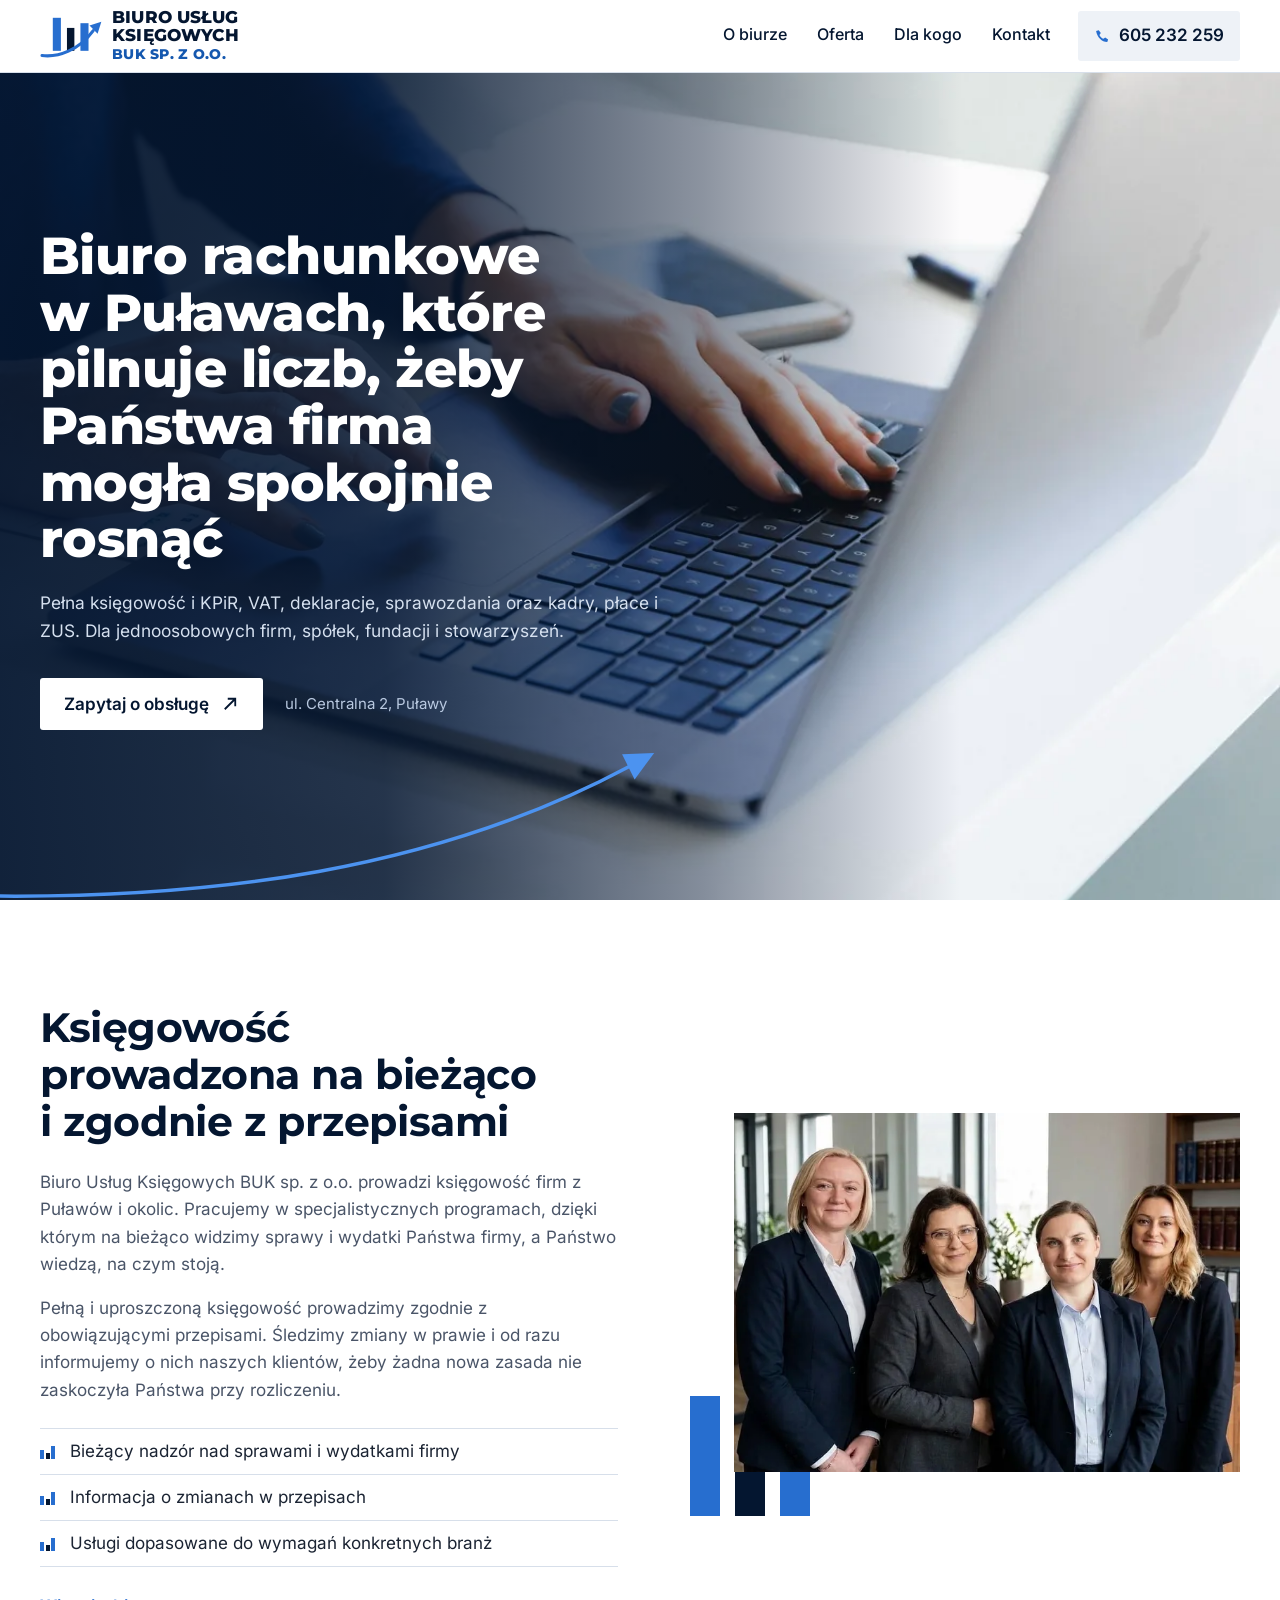
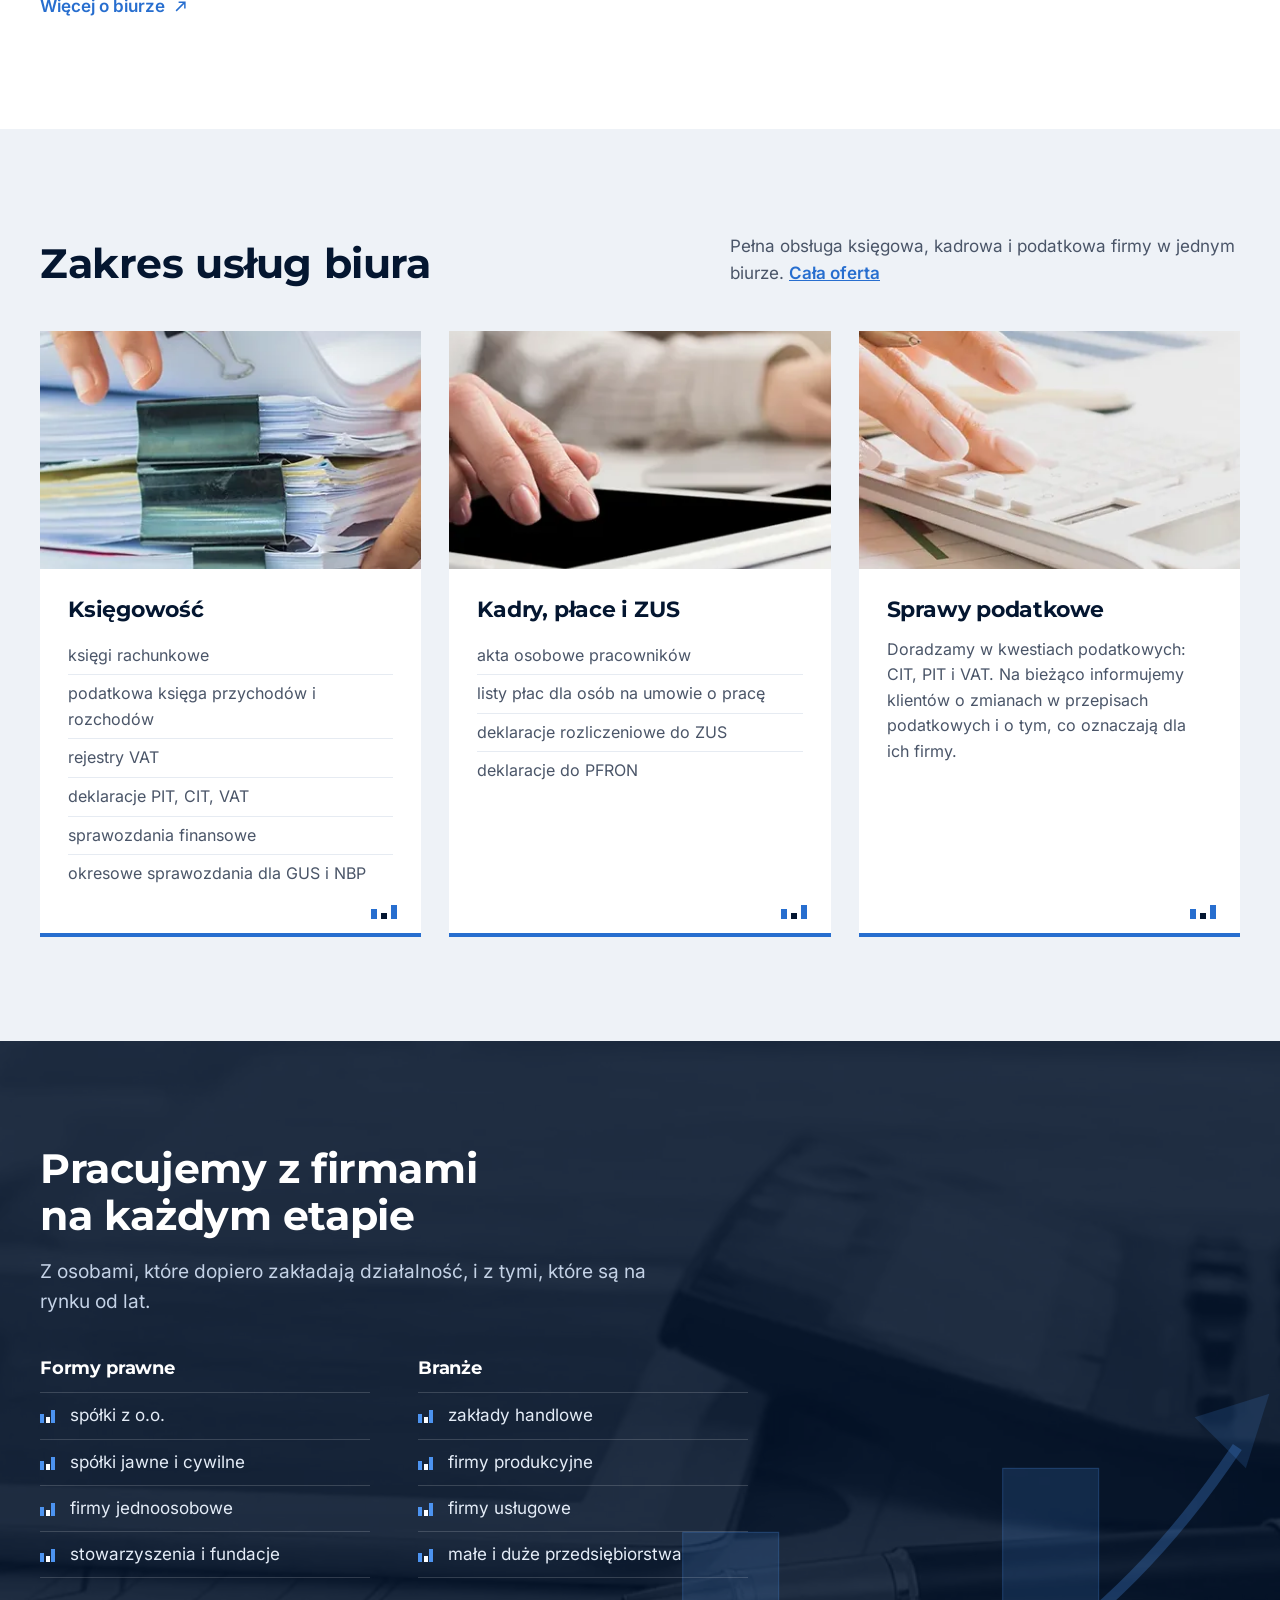
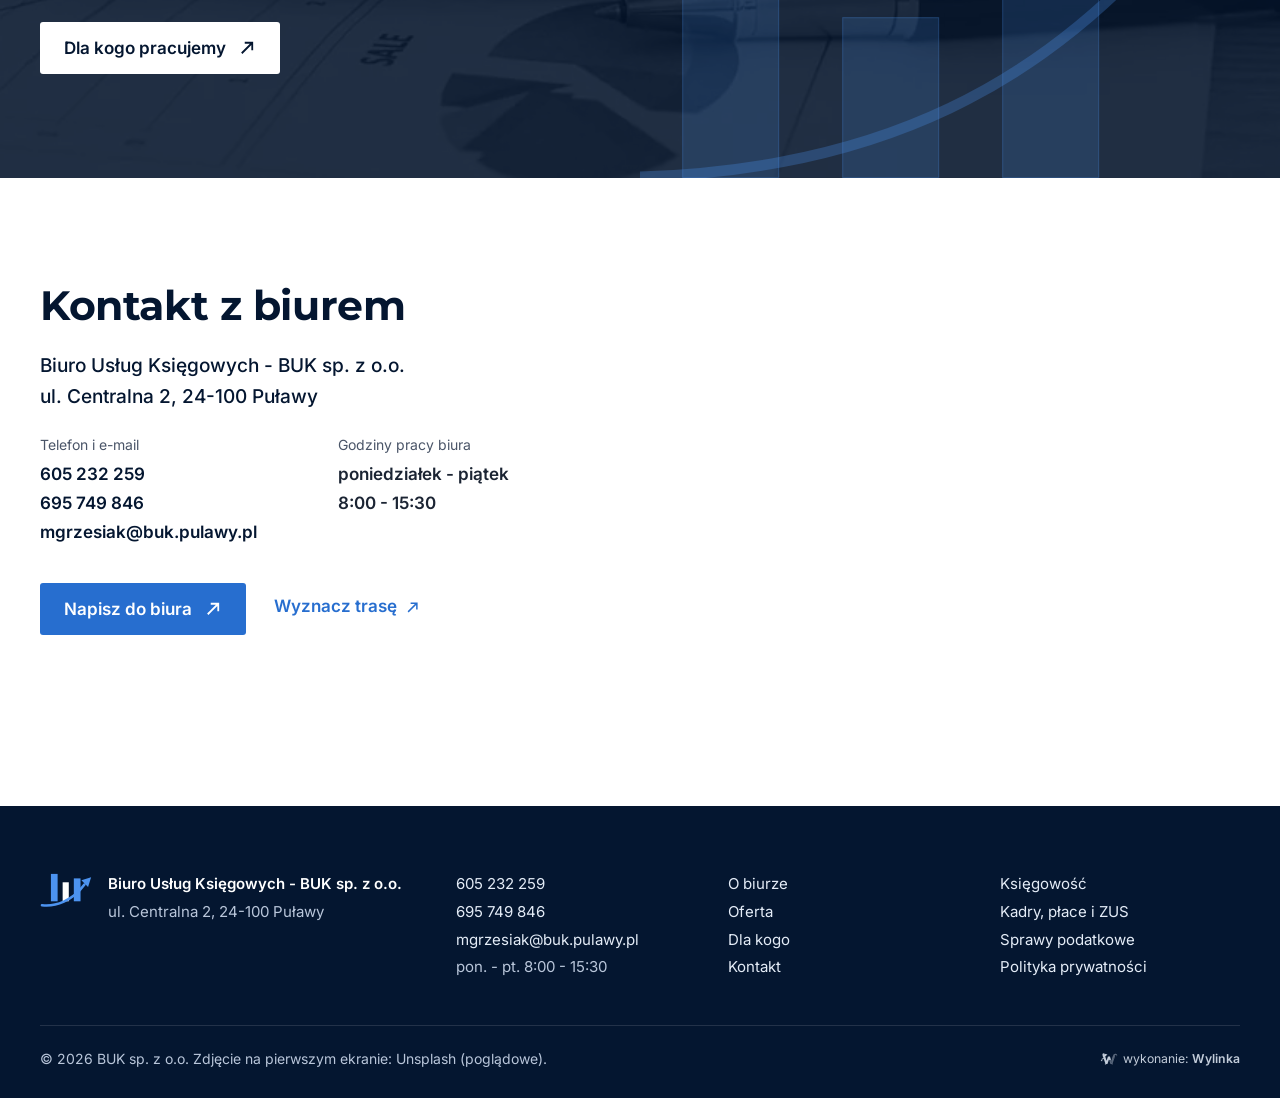
<file: index.html>
<!doctype html>
<html lang="pl">
<head>
<meta charset="utf-8">
<meta name="viewport" content="width=device-width,initial-scale=1,viewport-fit=cover">
<meta name="robots" content="noindex, nofollow" data-podglad>
<title>Biuro rachunkowe Puławy - BUK sp. z o.o. | księgowość, kadry i płace</title>
<meta name="description" content="Biuro rachunkowe BUK sp. z o.o. w Puławach, ul. Centralna 2: pełna księgowość, KPiR, VAT, deklaracje, sprawozdania, kadry, płace i ZUS.">
<meta name="theme-color" content="#041630">
<link rel="preload" href="fonts/montserrat-latin.woff2" as="font" type="font/woff2" crossorigin>
<link rel="preload" as="image" href="img/hero-tel.webp?v=4" media="(max-width:760px)">
<link rel="preload" as="image" href="img/hero-1600.webp?v=4" imagesrcset="img/hero-1000.webp?v=4 1000w, img/hero-1600.webp?v=4 1600w, img/hero-2400.webp?v=4 2400w" imagesizes="100vw" media="(min-width:761px)">
<link rel="icon" href="favicon.ico" sizes="48x48">
<link rel="icon" type="image/png" sizes="32x32" href="img/favicon-32.png">
<link rel="icon" type="image/png" sizes="192x192" href="img/favicon-192.png">
<link rel="apple-touch-icon" href="img/apple-touch-icon.png">
<link rel="stylesheet" href="style.css">
<style>.hero-foto img{object-position:60% 40%}@media (max-width:760px){.hero-foto img{object-position:50% 40%}}</style>
</head>
<body>
<a class="skip" href="#tresc">Przejdź do treści</a>

<header class="top" id="top">
  <div class="top-in">
    <a class="logo" href="./" aria-label="Biuro Usług Księgowych BUK sp. z o.o. - strona główna">
      <svg class="logo-znak" viewBox="0 0 92 68" aria-hidden="true"><rect x="19" y="7" width="12" height="49" fill="#276ECF"/><rect x="40" y="22" width="11" height="34" fill="#041630"/><rect x="60" y="15" width="12" height="41" fill="#276ECF"/><path d="M3 63C27 66 58 55 79 26" fill="none" stroke="#276ECF" stroke-width="4.6" stroke-linecap="round"/><path d="M91 13 73.5 18.5 85.5 30.5Z" fill="#276ECF"/></svg>
      <span class="logo-txt"><b>Biuro Usług<br>Księgowych</b><i>BUK sp.&nbsp;z&nbsp;o.o.</i></span>
    </a>
    <nav class="menu" id="menu" aria-label="Menu główne">
      <a href="o-biurze.html">O biurze</a>
      <a href="oferta.html">Oferta</a>
      <a href="dla-kogo.html">Dla kogo</a>
      <a href="kontakt.html">Kontakt</a>
      <a class="menu-tel" href="tel:+48605232259">605 232 259</a>
    </nav>
    <a class="top-tel" href="tel:+48605232259"><svg viewBox="0 0 20 20" aria-hidden="true"><path d="M5.6 2.5 8 5.9 6.4 8.1c.9 2 2.6 3.7 4.6 4.6l2.2-1.6 3.4 2.4-1 3.1C9.3 16.4 3.6 10.7 2.5 3.5z" fill="currentColor"/></svg><span>605 232 259</span></a>
    <button class="burger" id="burger" aria-label="Otwórz menu" aria-expanded="false" aria-controls="menu"><span></span><span></span><span></span></button>
  </div>
</header>

<main id="tresc">
<section class="hero" id="home">
  <picture class="hero-foto">
    <source media="(max-width:760px)" srcset="img/hero-tel.webp?v=4">
    <img src="img/hero-1600.webp?v=4" srcset="img/hero-1000.webp?v=4 1000w, img/hero-1600.webp?v=4 1600w, img/hero-2400.webp?v=4 2400w" sizes="100vw" alt="Dłonie kobiety przy laptopie na białym biurku" width="2400" height="1600" fetchpriority="high">
  </picture>
  <svg class="hero-luk" viewBox="0 0 1100 260" aria-hidden="true"><path d="M-10 255C300 258 620 220 902 69" fill="none" stroke="#4C93F0" stroke-width="5" stroke-linecap="round"/><path d="M937 50 909 88 891 52Z" fill="#4C93F0"/></svg>
  <div class="hero-in">
    <h1>Biuro rachunkowe w&nbsp;Puławach, które pilnuje liczb, żeby Państwa firma mogła spokojnie rosnąć</h1>
    <p class="lead">Pełna księgowość i KPiR, VAT, deklaracje, sprawozdania oraz kadry, płace i ZUS. Dla jednoosobowych firm, spółek, fundacji i stowarzyszeń.</p>
    <div class="hero-cta" data-mob>
      <a class="btn btn-jasny" href="kontakt.html#zapytanie">Zapytaj o obsługę<svg viewBox="0 0 24 24" aria-hidden="true"><path d="M5 19 19 5M9 5h10v10" fill="none" stroke="currentColor" stroke-width="2.4"/></svg></a>
      <span class="hero-adres">ul. Centralna 2, Puławy</span>
    </div>
  </div>
</section>

<section class="o-biurze">
  <div class="wrap o-siatka">
    <div class="o-tekst">
      <h2>Księgowość prowadzona na bieżąco i zgodnie z przepisami</h2>
      <p>Biuro Usług Księgowych BUK sp.&nbsp;z&nbsp;o.o. prowadzi księgowość firm z Puławów i okolic. Pracujemy w specjalistycznych programach, dzięki którym na bieżąco widzimy sprawy i wydatki Państwa firmy, a Państwo wiedzą, na czym stoją.</p>
      <p>Pełną i uproszczoną księgowość prowadzimy zgodnie z obowiązującymi przepisami. Śledzimy zmiany w prawie i od razu informujemy o nich naszych klientów, żeby żadna nowa zasada nie zaskoczyła Państwa przy rozliczeniu.</p>
      <ul class="slupki-lista">
        <li>Bieżący nadzór nad sprawami i wydatkami firmy</li>
        <li>Informacja o zmianach w przepisach</li>
        <li>Usługi dopasowane do wymagań konkretnych branż</li>
      </ul>
      <a class="dalej" href="o-biurze.html">Więcej o biurze<svg viewBox="0 0 24 24" aria-hidden="true"><path d="M5 19 19 5M9 5h10v10" fill="none" stroke="currentColor" stroke-width="2.4"/></svg></a>
    </div>
    <figure class="o-foto">
      <img class="o-zespol" src="img/zespol-buk.webp" srcset="img/zespol-buk-720.webp 720w, img/zespol-buk.webp 1039w" sizes="(max-width:900px) calc(100vw - 60px), 560px" alt="Zespół Biura Usług Księgowych BUK sp. z o.o. w Puławach" width="1039" height="737" loading="lazy">
      <svg class="o-slupki" viewBox="0 0 120 160" aria-hidden="true"><rect x="0" y="40" width="30" height="120" fill="#276ECF"/><rect x="45" y="80" width="30" height="80" fill="#041630"/><rect x="90" y="0" width="30" height="160" fill="#276ECF"/></svg>
    </figure>
  </div>
</section>

<section class="oferta">
  <div class="wrap">
    <div class="sekcja-gora">
      <h2>Zakres usług biura</h2>
      <p>Pełna obsługa księgowa, kadrowa i podatkowa firmy w jednym biurze. <a href="oferta.html">Cała oferta</a></p>
    </div>
    <div class="karty" id="karty" tabindex="0" aria-label="Usługi biura, przesuń w bok">
      <article class="karta">
        <div class="karta-foto"><img src="img/dokumenty.webp" alt="Dokumenty księgowe spięte klipsami" width="395" height="395" loading="lazy"></div>
        <div class="karta-in">
          <h3><a href="oferta.html#ksiegowosc">Księgowość</a></h3>
          <ul>
            <li>księgi rachunkowe</li>
            <li>podatkowa księga przychodów i rozchodów</li>
            <li>rejestry VAT</li>
            <li>deklaracje PIT, CIT, VAT</li>
            <li>sprawozdania finansowe</li>
            <li>okresowe sprawozdania dla GUS i NBP</li>
          </ul>
        </div>
        <span class="karta-wykres" aria-hidden="true"><i></i><i></i><i></i></span>
      </article>
      <article class="karta">
        <div class="karta-foto"><img src="img/tablet.webp" alt="Praca na tablecie i komputerze w biurze" width="395" height="395" loading="lazy"></div>
        <div class="karta-in">
          <h3><a href="oferta.html#kadry-i-place">Kadry, płace i ZUS</a></h3>
          <ul>
            <li>akta osobowe pracowników</li>
            <li>listy płac dla osób na umowie o pracę</li>
            <li>deklaracje rozliczeniowe do ZUS</li>
            <li>deklaracje do PFRON</li>
          </ul>
        </div>
        <span class="karta-wykres" aria-hidden="true"><i></i><i></i><i></i></span>
      </article>
      <article class="karta">
        <div class="karta-foto"><img src="img/kalkulator.webp" alt="Liczenie na kalkulatorze przy zestawieniu finansowym" width="391" height="391" loading="lazy"></div>
        <div class="karta-in">
          <h3><a href="oferta.html#podatki">Sprawy podatkowe</a></h3>
          <p>Doradzamy w kwestiach podatkowych: CIT, PIT i VAT. Na bieżąco informujemy klientów o zmianach w przepisach podatkowych i o tym, co oznaczają dla ich firmy.</p>
        </div>
        <span class="karta-wykres" aria-hidden="true"><i></i><i></i><i></i></span>
      </article>
    </div>
    <div class="karty-nav" aria-hidden="true"><button class="kn" data-k="-1" tabindex="-1">&#8592;</button><button class="kn" data-k="1" tabindex="-1">&#8594;</button></div>
  </div>
</section>

<section class="dla-kogo">
  <img class="dk-tlo" src="img/biurko.webp" alt="" width="1922" height="501" loading="lazy">
  <svg class="dk-wykres" viewBox="0 0 600 400" preserveAspectRatio="xMaxYMax meet" aria-hidden="true"><rect x="40" y="170" width="90" height="230"/><rect x="190" y="250" width="90" height="150"/><rect x="340" y="110" width="90" height="290"/><path d="M-40 400C200 400 400 330 560 90" fill="none" stroke-width="10"/><path d="M590 40 520 62 568 110Z"/></svg>
  <div class="wrap dk-in">
    <h2>Pracujemy z firmami na każdym etapie</h2>
    <p class="dk-lead">Z osobami, które dopiero zakładają działalność, i z tymi, które są na rynku od lat.</p>
    <div class="dk-kolumny">
      <div>
        <h3>Formy prawne</h3>
        <ul class="slupki-lista jasna">
          <li>spółki z o.o.</li>
          <li>spółki jawne i cywilne</li>
          <li>firmy jednoosobowe</li>
          <li>stowarzyszenia i fundacje</li>
        </ul>
      </div>
      <div>
        <h3>Branże</h3>
        <ul class="slupki-lista jasna">
          <li>zakłady handlowe</li>
          <li>firmy produkcyjne</li>
          <li>firmy usługowe</li>
          <li>małe i duże przedsiębiorstwa</li>
        </ul>
      </div>
    </div>
    <a class="btn btn-jasny" href="dla-kogo.html">Dla kogo pracujemy<svg viewBox="0 0 24 24" aria-hidden="true"><path d="M5 19 19 5M9 5h10v10" fill="none" stroke="currentColor" stroke-width="2.4"/></svg></a>
  </div>
</section>

<section class="kontakt-skrot">
  <div class="wrap ks-siatka">
    <div>
      <h2>Kontakt z biurem</h2>
      <p class="k-firma">Biuro Usług Księgowych - BUK sp.&nbsp;z&nbsp;o.o.<br>ul. Centralna 2, 24-100 Puławy</p>
      <dl class="k-lista">
        <div><dt>Telefon i e-mail</dt><dd><a href="tel:+48605232259">605 232 259</a><br><a href="tel:+48695749846">695 749 846</a><br><a href="mailto:mgrzesiak@buk.pulawy.pl">mgrzesiak@buk.pulawy.pl</a></dd></div>
        <div><dt>Godziny pracy biura</dt><dd>poniedziałek - piątek<br>8:00 - 15:30</dd></div>
      </dl>
      <div class="ks-akcje"><a class="btn" href="kontakt.html#zapytanie">Napisz do biura<svg viewBox="0 0 24 24" aria-hidden="true"><path d="M5 19 19 5M9 5h10v10" fill="none" stroke="currentColor" stroke-width="2.4"/></svg></a><a class="dalej" href="https://www.google.com/maps/dir/?api=1&amp;destination=ul.+Centralna+2,+24-100+Pu%C5%82awy" target="_blank" rel="noopener">Wyznacz trasę<svg viewBox="0 0 24 24" aria-hidden="true"><path d="M5 19 19 5M9 5h10v10" fill="none" stroke="currentColor" stroke-width="2.4"/></svg></a></div>
    </div>
    <div class="k-mapa">
      <iframe title="Mapa dojazdu: ul. Centralna 2, Puławy" src="https://www.google.com/maps?q=ul.+Centralna+2,+24-100+Pu%C5%82awy&amp;z=16&amp;output=embed" referrerpolicy="no-referrer-when-downgrade" allowfullscreen></iframe>
    </div>
  </div>
</section>
</main>
<script type="application/ld+json">{"@context":"https://schema.org","@type":"AccountingService","name":"Biuro Usług Księgowych - BUK sp. z o.o.","url":"https://buk.pulawy.pl/","logo":"https://buk.pulawy.pl/img/favicon-192.png","image":"https://buk.pulawy.pl/img/zespol-buk.webp","telephone":"+48 605 232 259","email":"mgrzesiak@buk.pulawy.pl","address":{"@type":"PostalAddress","streetAddress":"ul. Centralna 2","postalCode":"24-100","addressLocality":"Puławy","addressCountry":"PL"},"openingHoursSpecification":[{"@type":"OpeningHoursSpecification","dayOfWeek":["Monday","Tuesday","Wednesday","Thursday","Friday"],"opens":"08:00","closes":"15:30"}],"areaServed":"Puławy"}</script>

<footer class="stopka">
  <div class="wrap s-siatka">
    <div class="s-firma">
      <svg class="s-znak" viewBox="0 0 92 68" aria-hidden="true"><rect x="19" y="7" width="12" height="49" fill="#4C93F0"/><rect x="40" y="22" width="11" height="34" fill="#fff"/><rect x="60" y="15" width="12" height="41" fill="#4C93F0"/><path d="M3 63C27 66 58 55 79 26" fill="none" stroke="#4C93F0" stroke-width="4.6" stroke-linecap="round"/><path d="M91 13 73.5 18.5 85.5 30.5Z" fill="#4C93F0"/></svg>
      <p><b>Biuro Usług Księgowych - BUK sp.&nbsp;z&nbsp;o.o.</b><br>ul. Centralna 2, 24-100 Puławy</p>
    </div>
    <div class="s-kol">
      <p><a href="tel:+48605232259">605 232 259</a><br><a href="tel:+48695749846">695 749 846</a><br><a href="mailto:mgrzesiak@buk.pulawy.pl">mgrzesiak@buk.pulawy.pl</a><br>pon. - pt. 8:00 - 15:30</p>
    </div>
    <div class="s-kol">
      <p><a href="o-biurze.html">O biurze</a><br><a href="oferta.html">Oferta</a><br><a href="dla-kogo.html">Dla kogo</a><br><a href="kontakt.html">Kontakt</a></p>
    </div>
    <div class="s-kol">
      <p><a href="oferta.html#ksiegowosc">Księgowość</a><br><a href="oferta.html#kadry-i-place">Kadry, płace i ZUS</a><br><a href="oferta.html#podatki">Sprawy podatkowe</a><br><a href="polityka.html">Polityka prywatności</a></p>
    </div>
  </div>
  <div class="wrap s-dol">
    <span>&copy; <span id="rok">2026</span> BUK sp.&nbsp;z&nbsp;o.o. Zdjęcie na pierwszym ekranie: Unsplash (poglądowe).</span>
<style>
.wylinka-badge{display:inline-flex;align-items:center;gap:.4em;color:inherit;text-decoration:none;font-size:.875em;line-height:1;opacity:.85}
.wylinka-badge:hover,.wylinka-badge:focus-visible{opacity:1}
.wylinka-badge:focus-visible{outline:2px solid currentColor;outline-offset:3px;border-radius:2px}
.wylinka-badge svg{width:18px;height:18px;flex:none;overflow:visible}
.wylinka-badge b{font-weight:600}
.wylinka-badge .wy-old{opacity:.45;transform-origin:40px 30px;transition:transform .32s cubic-bezier(.3,.7,.4,1),opacity .32s ease-out}
.wylinka-badge .wy-pod{opacity:0;transition:opacity .2s ease-out .08s}
.wylinka-badge:hover .wy-old,.wylinka-badge:focus-visible .wy-old{transform:translate(9px,7px) rotate(9deg);opacity:0}
.wylinka-badge:hover .wy-pod,.wylinka-badge:focus-visible .wy-pod{opacity:1}
@media (prefers-reduced-motion:reduce){.wylinka-badge .wy-old,.wylinka-badge .wy-pod{transition:none}.wylinka-badge:hover .wy-old,.wylinka-badge:focus-visible .wy-old{transform:none;opacity:.45}.wylinka-badge:hover .wy-pod,.wylinka-badge:focus-visible .wy-pod{opacity:0}}
</style>
<a class="wylinka-badge" href="https://wylinka.pl/?utm_source=buk.pulawy.pl&amp;utm_medium=stopka&amp;utm_campaign=wykonanie" rel="noopener" title="Strona wykonana przez Wylinka"><svg viewBox="0 0 64 64" aria-hidden="true" focusable="false" fill="currentColor"><path d="M9.8 22.8l-1.2-7.9 2.2-3.7 15.5 4.6-.5 1.5-7.2 5.5 4.7 15.6 5-15.6 7 0 4.1 12.7-4.2-.9-2.6 1.8-.8-2.2-5.3 15.6-4.3 0 .4 .2-2.1 2.8-1.3-1.1 1.1-1.4-3.1 .2-.1-1.7 2.2-.1-5.7-16.5-4.8 .6-.8 3.1 0 .5-.3 .5 .8 2.2-1.6 .5-.4-1.3-.8 1.6-1.5-.8 .8-1.6-1.4 .6-.6-1.6 2.3-.8 .2-.4 1.3-4.8 5.9-.8-2.4-6.9zM15.2 13.7l-.1-.4-.4 .8-.1 .8 .1 1 .1 .4 .3 .7 .3-.9 .1-.7 0-.8z"/><path class="wy-pod" d="M37.1 49.8l-4.5-13.3 2.6-1.8 4.2 .9 .9 2.8 3-9.7 0-.5 .1-.8 3.2-8.4 .5-1 .6-1 .9-1.1 1.3-1 1.1-.7 1.4-.5 1.4-.3 .7 0 .9 0 1.2 .3 1.4 .6 .8 .5 .7 .7 .6 .7 .5 .9 .3 .9 .1 .9 0 .8-.2 .9-.5 .9-.5 .6-.7 .5-.7 .3-.1-.1 0-.1 .5-.5 .3-.7 .2-.5 0-.6-.1-.6-.3-.7-.4-.5-.4-.4-.5-.3-.6-.3-.7 0-.7 .1-.6 .1-.5 .4-.5 .5-.3 .5-.2 .7-.1 1.5-1.4 5.1-.8 3.3-.3 .7-.5 .7-6 17.5 1.9 .1-.1 1.7-3.1-.2 1.1 1.4-1.3 1.1-2.1-2.8 .4-.2z"/><path class="wy-old" d="M40.8 50l.4-.2-4.1 0-4.2-12.5 2.5-1.7 4.3 .9 .6 1.9 .6-1.6 0-.3 2.4-7.8 0-.5 .1-.8 3.2-8.4 .4-.8 .6-.9 .9-1.2 .9-.9 1.3-.8 1.4-.6 1.2-.3 1.4-.1 1.3 .1 .6 .2 .8 .3 1.1 .6 .9 .7 .7 .9 .5 .9 .3 .9 .1 1.1-.1 .9-.3 .9-.4 .7-.6 .7-.6 .4-.6 .2-.1-.1 0-.1 .5-.5 .3-.7 .2-.5 0-.5-.1-.6-.2-.6-.3-.5-.4-.5-.5-.3-.6-.3-.7-.1-.6 0-.6 .1-.6 .3-.6 .5-.3 .4-.2 .5-.1 .5-.1 1.5-1.4 5.1-.8 3.3-.3 .7-.5 .7-6 17.5 1.9 .1-.1 1.7-3.1-.2 1.1 1.4-1.3 1.1zM49.6 17.1l.6 1.7-1.5 1.9 .4 .4 1.8-2.1-.7-2.1zM48.1 28.3l.5 1.8-1.7 1.8 .4 .4 1.9-2-.6-2.2zM37.9 41.7l1.7-1.5-.4-.4-1.7 1.4zM42.6 38.7l-1.5 2.8 1.1 2-1.3 2.6 .5 .2 1.5-2.8-1.1-2 1.4-2.5z"/></svg><span>wykonanie: <b>Wylinka</b></span></a>
  </div>
</footer>

<div class="mob" id="mob" aria-hidden="true">
  <a href="tel:+48605232259">Zadzwoń</a>
  <a class="mob-cta" href="kontakt.html#zapytanie">Zapytaj o obsługę</a>
</div>

<script src="app.js" defer></script>
</body>
</html>
</file>
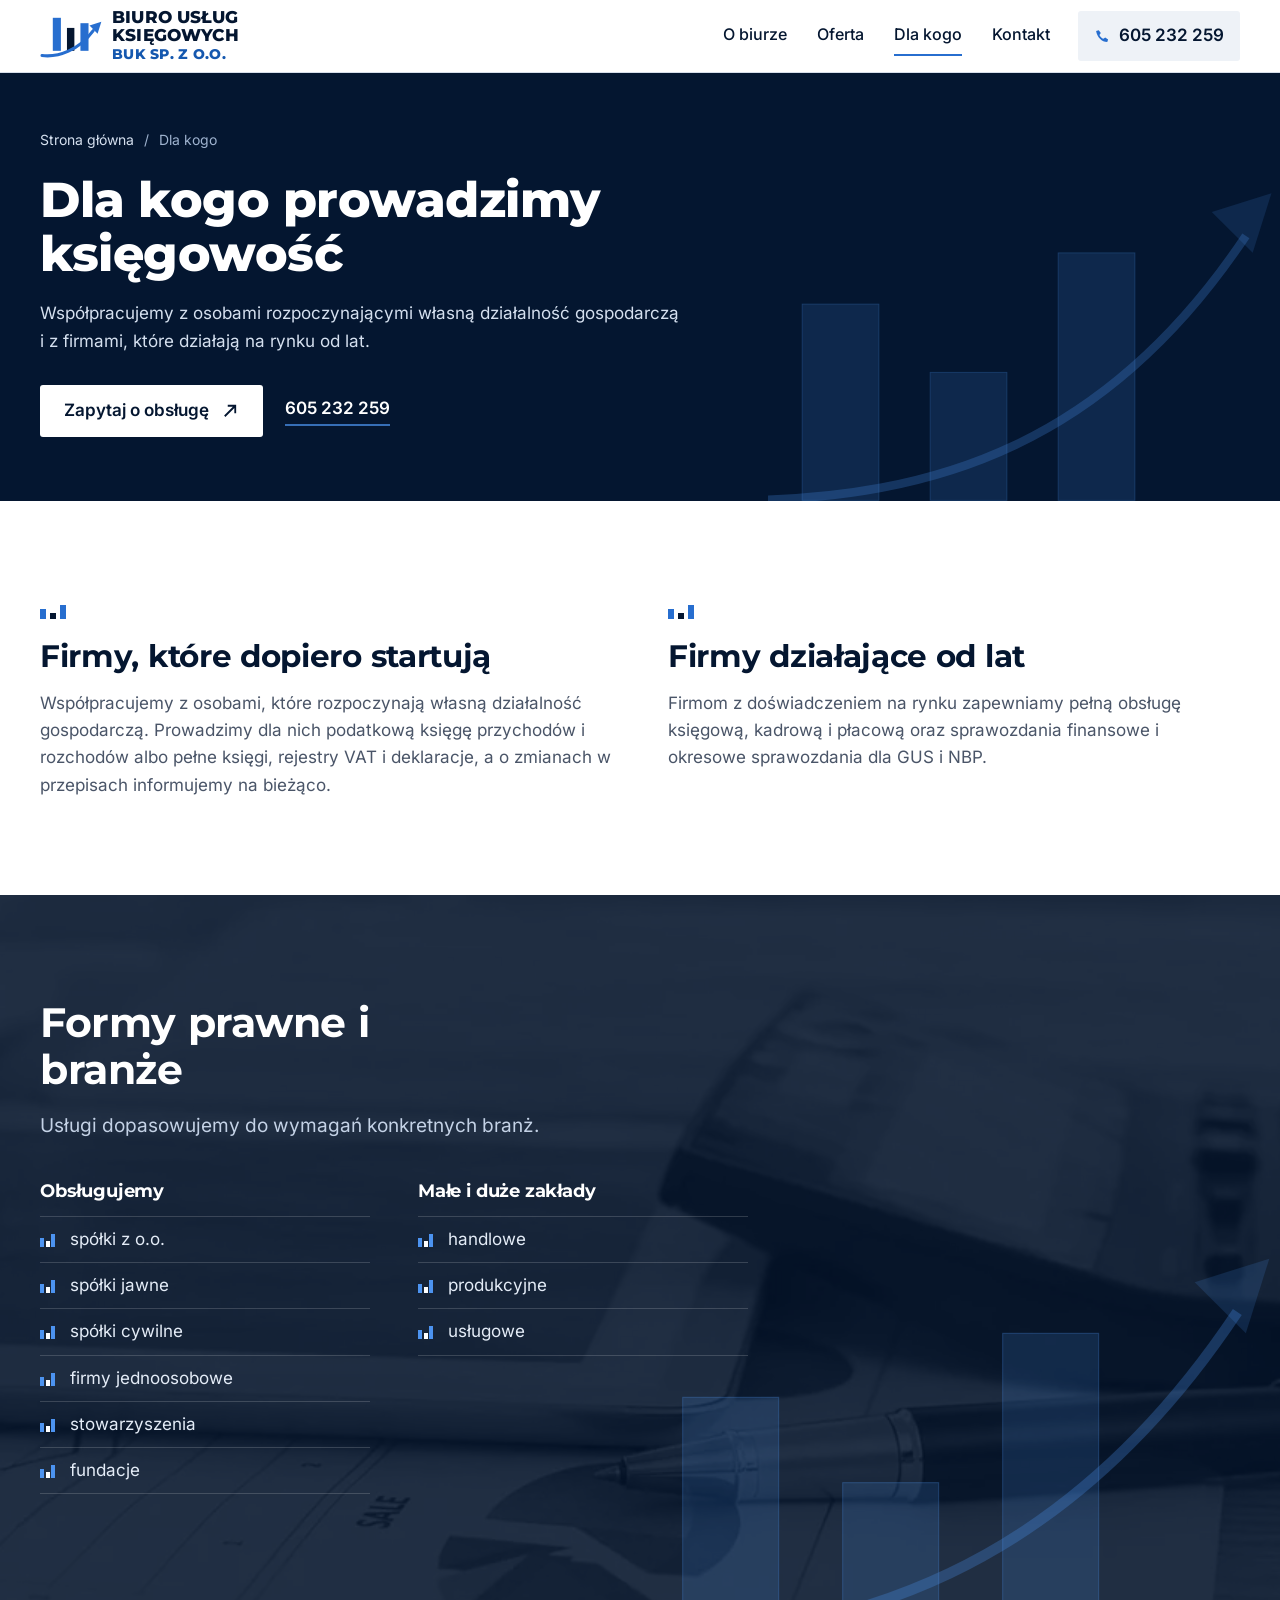
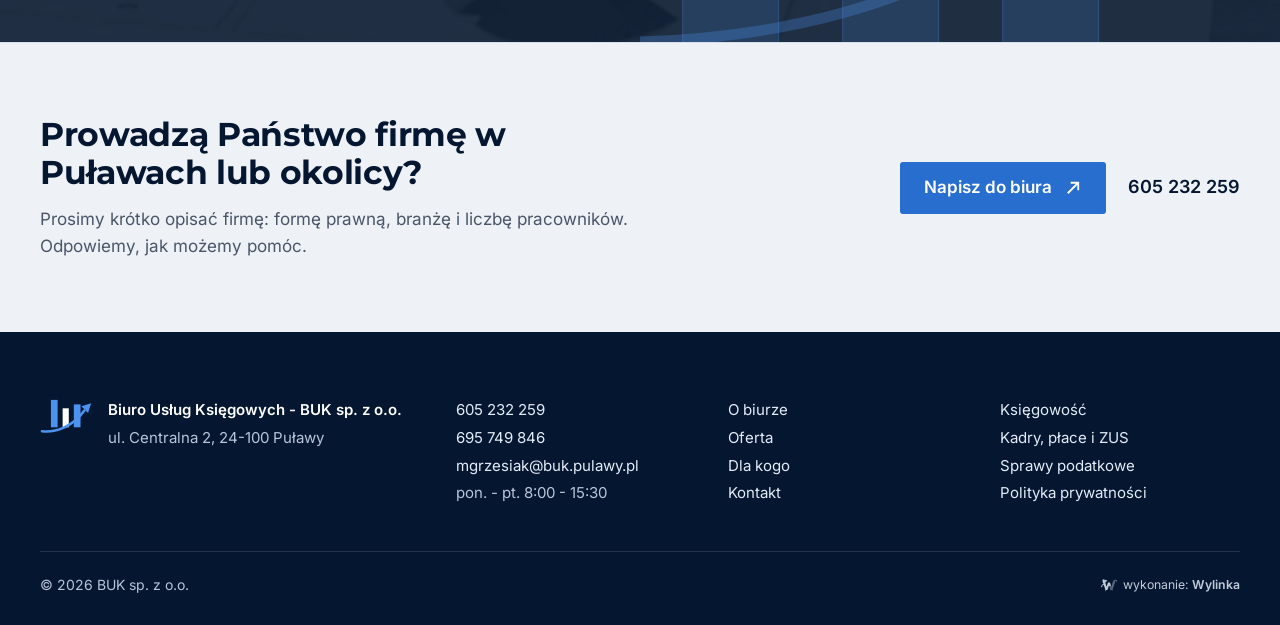
<file: dla-kogo.html>
<!doctype html>
<html lang="pl">
<head>
<meta charset="utf-8">
<meta name="viewport" content="width=device-width,initial-scale=1,viewport-fit=cover">
<meta name="robots" content="noindex, nofollow" data-podglad>
<title>Dla kogo - biuro rachunkowe BUK Puławy | spółki, JDG, fundacje, stowarzyszenia</title>
<meta name="description" content="Biuro rachunkowe BUK w Puławach obsługuje spółki z o.o., jawne i cywilne, firmy jednoosobowe, stowarzyszenia i fundacje oraz zakłady handlowe, produkcyjne i usługowe.">
<meta name="theme-color" content="#041630">
<link rel="preload" href="fonts/montserrat-latin.woff2" as="font" type="font/woff2" crossorigin>
<link rel="icon" href="favicon.ico" sizes="48x48">
<link rel="icon" type="image/png" sizes="32x32" href="img/favicon-32.png">
<link rel="icon" type="image/png" sizes="192x192" href="img/favicon-192.png">
<link rel="apple-touch-icon" href="img/apple-touch-icon.png">
<link rel="stylesheet" href="style.css">
</head>
<body>
<a class="skip" href="#tresc">Przejdź do treści</a>

<header class="top" id="top">
  <div class="top-in">
    <a class="logo" href="./" aria-label="Biuro Usług Księgowych BUK sp. z o.o. - strona główna">
      <svg class="logo-znak" viewBox="0 0 92 68" aria-hidden="true"><rect x="19" y="7" width="12" height="49" fill="#276ECF"/><rect x="40" y="22" width="11" height="34" fill="#041630"/><rect x="60" y="15" width="12" height="41" fill="#276ECF"/><path d="M3 63C27 66 58 55 79 26" fill="none" stroke="#276ECF" stroke-width="4.6" stroke-linecap="round"/><path d="M91 13 73.5 18.5 85.5 30.5Z" fill="#276ECF"/></svg>
      <span class="logo-txt"><b>Biuro Usług<br>Księgowych</b><i>BUK sp.&nbsp;z&nbsp;o.o.</i></span>
    </a>
    <nav class="menu" id="menu" aria-label="Menu główne">
      <a href="o-biurze.html">O biurze</a>
      <a href="oferta.html">Oferta</a>
      <a href="dla-kogo.html" class="akt" aria-current="page">Dla kogo</a>
      <a href="kontakt.html">Kontakt</a>
      <a class="menu-tel" href="tel:+48605232259">605 232 259</a>
    </nav>
    <a class="top-tel" href="tel:+48605232259"><svg viewBox="0 0 20 20" aria-hidden="true"><path d="M5.6 2.5 8 5.9 6.4 8.1c.9 2 2.6 3.7 4.6 4.6l2.2-1.6 3.4 2.4-1 3.1C9.3 16.4 3.6 10.7 2.5 3.5z" fill="currentColor"/></svg><span>605 232 259</span></a>
    <button class="burger" id="burger" aria-label="Otwórz menu" aria-expanded="false" aria-controls="menu"><span></span><span></span><span></span></button>
  </div>
</header>

<main id="tresc">
<section class="pasek">
  <svg class="dk-wykres" viewBox="0 0 600 400" preserveAspectRatio="xMaxYMax meet" aria-hidden="true"><rect x="40" y="170" width="90" height="230"/><rect x="190" y="250" width="90" height="150"/><rect x="340" y="110" width="90" height="290"/><path d="M-40 400C200 400 400 330 560 90" fill="none" stroke-width="10"/><path d="M590 40 520 62 568 110Z"/></svg>
  <div class="wrap pasek-in">
    <nav class="okruchy" aria-label="Jesteś tutaj"><a href="./">Strona główna</a><span aria-hidden="true">/</span><span>Dla kogo</span></nav>
    <h1>Dla kogo prowadzimy księgowość</h1>
    <p class="pasek-lead">Współpracujemy z osobami rozpoczynającymi własną działalność gospodarczą i z firmami, które działają na rynku od lat.</p>
    <div class="pasek-cta" data-mob><a class="btn btn-jasny" href="kontakt.html#zapytanie">Zapytaj o obsługę<svg viewBox="0 0 24 24" aria-hidden="true"><path d="M5 19 19 5M9 5h10v10" fill="none" stroke="currentColor" stroke-width="2.4"/></svg></a><a class="pasek-tel" href="tel:+48605232259">605 232 259</a></div>
  </div>
</section>

<section class="etapy">
  <div class="wrap etapy-siatka">
    <div class="etap">
      <span class="karta-wykres" aria-hidden="true"><i></i><i></i><i></i></span>
      <h2>Firmy, które dopiero startują</h2>
      <p>Współpracujemy z osobami, które rozpoczynają własną działalność gospodarczą. Prowadzimy dla nich podatkową księgę przychodów i rozchodów albo pełne księgi, rejestry VAT i deklaracje, a o zmianach w przepisach informujemy na bieżąco.</p>
    </div>
    <div class="etap">
      <span class="karta-wykres" aria-hidden="true"><i></i><i></i><i></i></span>
      <h2>Firmy działające od lat</h2>
      <p>Firmom z doświadczeniem na rynku zapewniamy pełną obsługę księgową, kadrową i płacową oraz sprawozdania finansowe i okresowe sprawozdania dla GUS i NBP.</p>
    </div>
  </div>
</section>

<section class="dla-kogo">
  <img class="dk-tlo" src="img/biurko.webp" alt="" width="1922" height="501" loading="lazy">
  <svg class="dk-wykres" viewBox="0 0 600 400" preserveAspectRatio="xMaxYMax meet" aria-hidden="true"><rect x="40" y="170" width="90" height="230"/><rect x="190" y="250" width="90" height="150"/><rect x="340" y="110" width="90" height="290"/><path d="M-40 400C200 400 400 330 560 90" fill="none" stroke-width="10"/><path d="M590 40 520 62 568 110Z"/></svg>
  <div class="wrap dk-in">
    <h2>Formy prawne i branże</h2>
    <p class="dk-lead">Usługi dopasowujemy do wymagań konkretnych branż.</p>
    <div class="dk-kolumny">
      <div>
        <h3>Obsługujemy</h3>
        <ul class="slupki-lista jasna">
          <li>spółki z o.o.</li>
          <li>spółki jawne</li>
          <li>spółki cywilne</li>
          <li>firmy jednoosobowe</li>
          <li>stowarzyszenia</li>
          <li>fundacje</li>
        </ul>
      </div>
      <div>
        <h3>Małe i duże zakłady</h3>
        <ul class="slupki-lista jasna">
          <li>handlowe</li>
          <li>produkcyjne</li>
          <li>usługowe</li>
        </ul>
      </div>
    </div>
  </div>
</section>
<section class="cta-dol">
  <div class="wrap cta-in">
    <div>
      <h2>Prowadzą Państwo firmę w Puławach lub okolicy?</h2>
      <p>Prosimy krótko opisać firmę: formę prawną, branżę i liczbę pracowników. Odpowiemy, jak możemy pomóc.</p>
    </div>
    <div class="cta-akcje">
      <a class="btn" href="kontakt.html#zapytanie">Napisz do biura<svg viewBox="0 0 24 24" aria-hidden="true"><path d="M5 19 19 5M9 5h10v10" fill="none" stroke="currentColor" stroke-width="2.4"/></svg></a>
      <a class="cta-tel" href="tel:+48605232259">605 232 259</a>
    </div>
  </div>
</section>

</main>

<footer class="stopka">
  <div class="wrap s-siatka">
    <div class="s-firma">
      <svg class="s-znak" viewBox="0 0 92 68" aria-hidden="true"><rect x="19" y="7" width="12" height="49" fill="#4C93F0"/><rect x="40" y="22" width="11" height="34" fill="#fff"/><rect x="60" y="15" width="12" height="41" fill="#4C93F0"/><path d="M3 63C27 66 58 55 79 26" fill="none" stroke="#4C93F0" stroke-width="4.6" stroke-linecap="round"/><path d="M91 13 73.5 18.5 85.5 30.5Z" fill="#4C93F0"/></svg>
      <p><b>Biuro Usług Księgowych - BUK sp.&nbsp;z&nbsp;o.o.</b><br>ul. Centralna 2, 24-100 Puławy</p>
    </div>
    <div class="s-kol">
      <p><a href="tel:+48605232259">605 232 259</a><br><a href="tel:+48695749846">695 749 846</a><br><a href="mailto:mgrzesiak@buk.pulawy.pl">mgrzesiak@buk.pulawy.pl</a><br>pon. - pt. 8:00 - 15:30</p>
    </div>
    <div class="s-kol">
      <p><a href="o-biurze.html">O biurze</a><br><a href="oferta.html">Oferta</a><br><a href="dla-kogo.html">Dla kogo</a><br><a href="kontakt.html">Kontakt</a></p>
    </div>
    <div class="s-kol">
      <p><a href="oferta.html#ksiegowosc">Księgowość</a><br><a href="oferta.html#kadry-i-place">Kadry, płace i ZUS</a><br><a href="oferta.html#podatki">Sprawy podatkowe</a><br><a href="polityka.html">Polityka prywatności</a></p>
    </div>
  </div>
  <div class="wrap s-dol">
    <span>&copy; <span id="rok">2026</span> BUK sp.&nbsp;z&nbsp;o.o.</span>
<style>
.wylinka-badge{display:inline-flex;align-items:center;gap:.4em;color:inherit;text-decoration:none;font-size:.875em;line-height:1;opacity:.85}
.wylinka-badge:hover,.wylinka-badge:focus-visible{opacity:1}
.wylinka-badge:focus-visible{outline:2px solid currentColor;outline-offset:3px;border-radius:2px}
.wylinka-badge svg{width:18px;height:18px;flex:none;overflow:visible}
.wylinka-badge b{font-weight:600}
.wylinka-badge .wy-old{opacity:.45;transform-origin:40px 30px;transition:transform .32s cubic-bezier(.3,.7,.4,1),opacity .32s ease-out}
.wylinka-badge .wy-pod{opacity:0;transition:opacity .2s ease-out .08s}
.wylinka-badge:hover .wy-old,.wylinka-badge:focus-visible .wy-old{transform:translate(9px,7px) rotate(9deg);opacity:0}
.wylinka-badge:hover .wy-pod,.wylinka-badge:focus-visible .wy-pod{opacity:1}
@media (prefers-reduced-motion:reduce){.wylinka-badge .wy-old,.wylinka-badge .wy-pod{transition:none}.wylinka-badge:hover .wy-old,.wylinka-badge:focus-visible .wy-old{transform:none;opacity:.45}.wylinka-badge:hover .wy-pod,.wylinka-badge:focus-visible .wy-pod{opacity:0}}
</style>
<a class="wylinka-badge" href="https://wylinka.pl/?utm_source=buk.pulawy.pl&amp;utm_medium=stopka&amp;utm_campaign=wykonanie" rel="noopener" title="Strona wykonana przez Wylinka"><svg viewBox="0 0 64 64" aria-hidden="true" focusable="false" fill="currentColor"><path d="M9.8 22.8l-1.2-7.9 2.2-3.7 15.5 4.6-.5 1.5-7.2 5.5 4.7 15.6 5-15.6 7 0 4.1 12.7-4.2-.9-2.6 1.8-.8-2.2-5.3 15.6-4.3 0 .4 .2-2.1 2.8-1.3-1.1 1.1-1.4-3.1 .2-.1-1.7 2.2-.1-5.7-16.5-4.8 .6-.8 3.1 0 .5-.3 .5 .8 2.2-1.6 .5-.4-1.3-.8 1.6-1.5-.8 .8-1.6-1.4 .6-.6-1.6 2.3-.8 .2-.4 1.3-4.8 5.9-.8-2.4-6.9zM15.2 13.7l-.1-.4-.4 .8-.1 .8 .1 1 .1 .4 .3 .7 .3-.9 .1-.7 0-.8z"/><path class="wy-pod" d="M37.1 49.8l-4.5-13.3 2.6-1.8 4.2 .9 .9 2.8 3-9.7 0-.5 .1-.8 3.2-8.4 .5-1 .6-1 .9-1.1 1.3-1 1.1-.7 1.4-.5 1.4-.3 .7 0 .9 0 1.2 .3 1.4 .6 .8 .5 .7 .7 .6 .7 .5 .9 .3 .9 .1 .9 0 .8-.2 .9-.5 .9-.5 .6-.7 .5-.7 .3-.1-.1 0-.1 .5-.5 .3-.7 .2-.5 0-.6-.1-.6-.3-.7-.4-.5-.4-.4-.5-.3-.6-.3-.7 0-.7 .1-.6 .1-.5 .4-.5 .5-.3 .5-.2 .7-.1 1.5-1.4 5.1-.8 3.3-.3 .7-.5 .7-6 17.5 1.9 .1-.1 1.7-3.1-.2 1.1 1.4-1.3 1.1-2.1-2.8 .4-.2z"/><path class="wy-old" d="M40.8 50l.4-.2-4.1 0-4.2-12.5 2.5-1.7 4.3 .9 .6 1.9 .6-1.6 0-.3 2.4-7.8 0-.5 .1-.8 3.2-8.4 .4-.8 .6-.9 .9-1.2 .9-.9 1.3-.8 1.4-.6 1.2-.3 1.4-.1 1.3 .1 .6 .2 .8 .3 1.1 .6 .9 .7 .7 .9 .5 .9 .3 .9 .1 1.1-.1 .9-.3 .9-.4 .7-.6 .7-.6 .4-.6 .2-.1-.1 0-.1 .5-.5 .3-.7 .2-.5 0-.5-.1-.6-.2-.6-.3-.5-.4-.5-.5-.3-.6-.3-.7-.1-.6 0-.6 .1-.6 .3-.6 .5-.3 .4-.2 .5-.1 .5-.1 1.5-1.4 5.1-.8 3.3-.3 .7-.5 .7-6 17.5 1.9 .1-.1 1.7-3.1-.2 1.1 1.4-1.3 1.1zM49.6 17.1l.6 1.7-1.5 1.9 .4 .4 1.8-2.1-.7-2.1zM48.1 28.3l.5 1.8-1.7 1.8 .4 .4 1.9-2-.6-2.2zM37.9 41.7l1.7-1.5-.4-.4-1.7 1.4zM42.6 38.7l-1.5 2.8 1.1 2-1.3 2.6 .5 .2 1.5-2.8-1.1-2 1.4-2.5z"/></svg><span>wykonanie: <b>Wylinka</b></span></a>
  </div>
</footer>

<div class="mob" id="mob" aria-hidden="true">
  <a href="tel:+48605232259">Zadzwoń</a>
  <a class="mob-cta" href="kontakt.html#zapytanie">Zapytaj o obsługę</a>
</div>

<script src="app.js" defer></script>
</body>
</html>
</file>
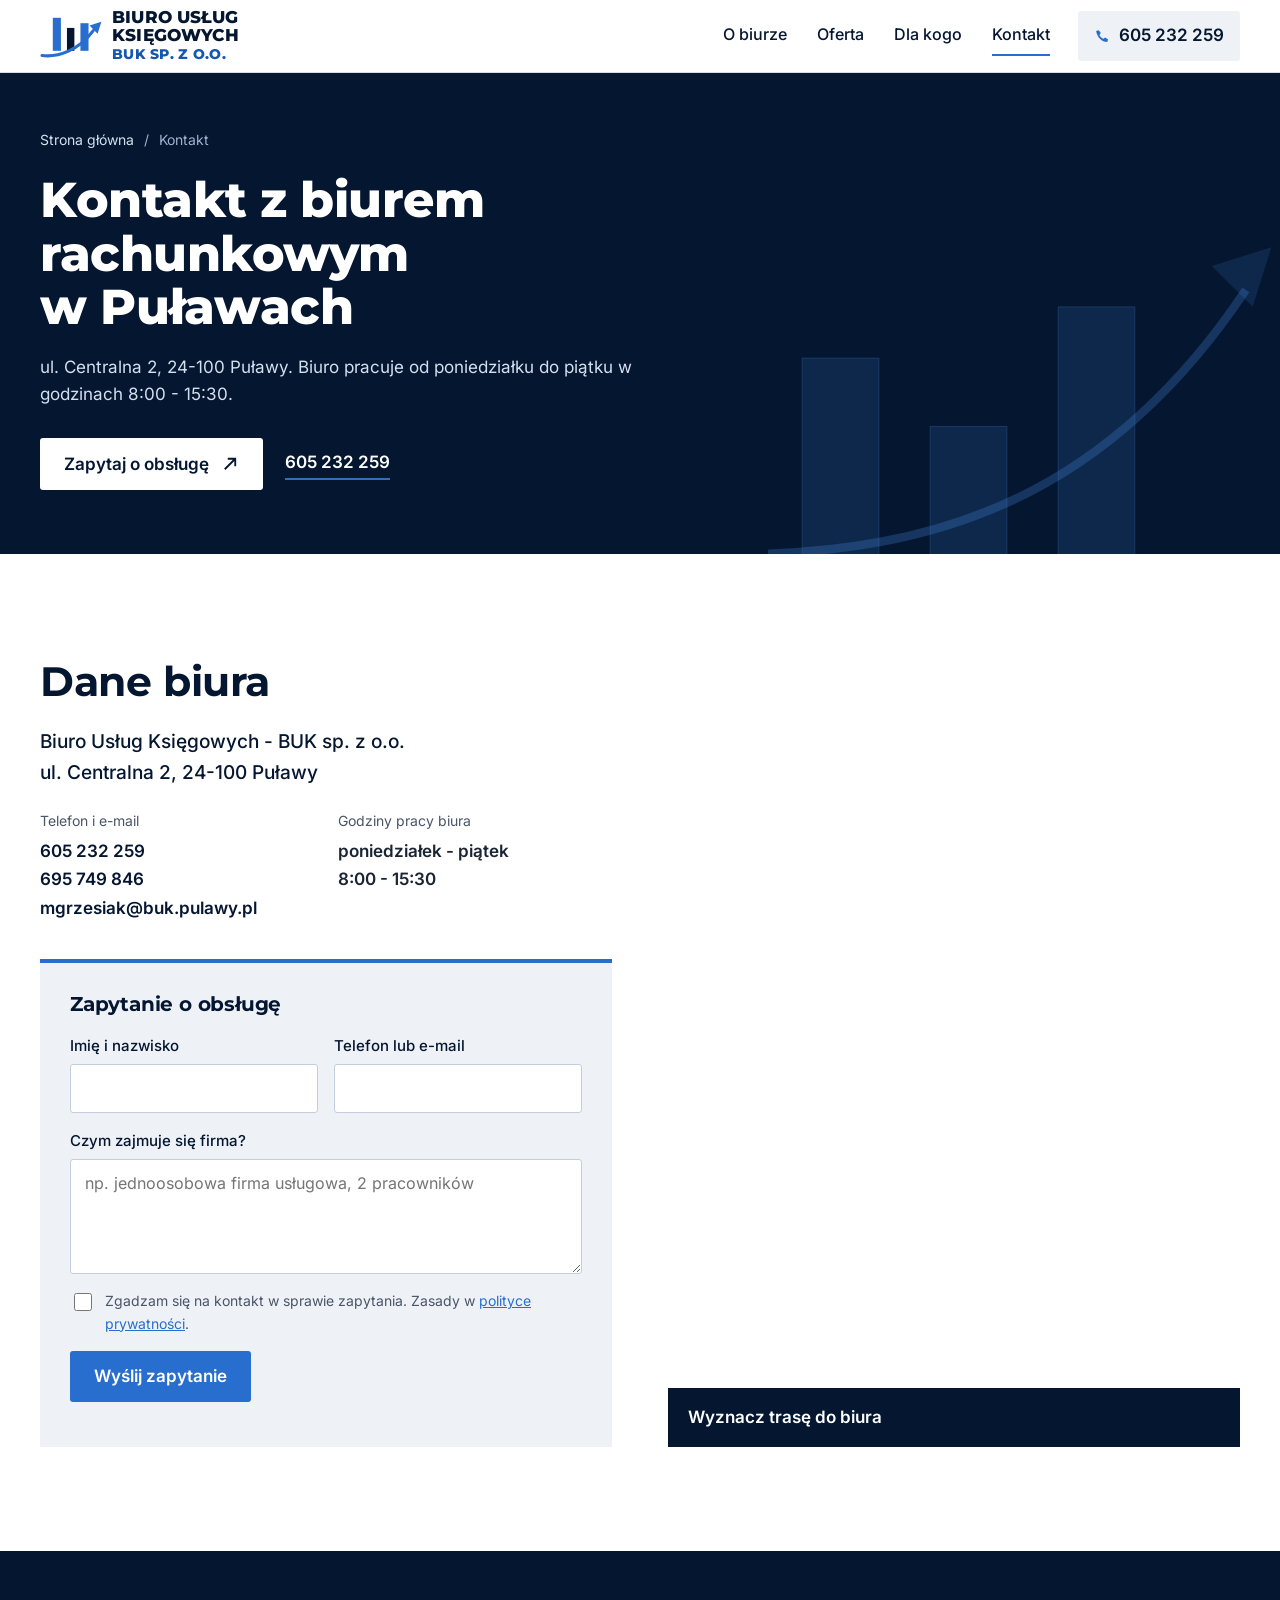
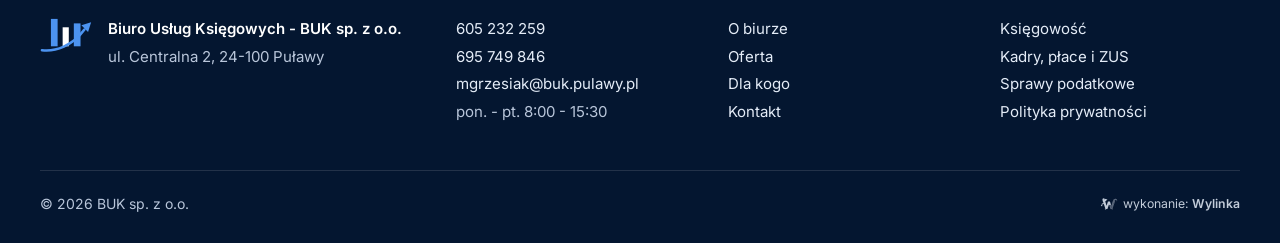
<file: kontakt.html>
<!doctype html>
<html lang="pl">
<head>
<meta charset="utf-8">
<meta name="viewport" content="width=device-width,initial-scale=1,viewport-fit=cover">
<meta name="robots" content="noindex, nofollow" data-podglad>
<title>Kontakt - biuro rachunkowe BUK, ul. Centralna 2, Puławy</title>
<meta name="description" content="Biuro Usług Księgowych BUK sp. z o.o., ul. Centralna 2, 24-100 Puławy. Tel. 605 232 259, 695 749 846. Godziny pracy: pon.-pt. 8:00-15:30.">
<meta name="theme-color" content="#041630">
<link rel="preload" href="fonts/montserrat-latin.woff2" as="font" type="font/woff2" crossorigin>
<link rel="icon" href="favicon.ico" sizes="48x48">
<link rel="icon" type="image/png" sizes="32x32" href="img/favicon-32.png">
<link rel="icon" type="image/png" sizes="192x192" href="img/favicon-192.png">
<link rel="apple-touch-icon" href="img/apple-touch-icon.png">
<link rel="stylesheet" href="style.css">
</head>
<body>
<a class="skip" href="#tresc">Przejdź do treści</a>

<header class="top" id="top">
  <div class="top-in">
    <a class="logo" href="./" aria-label="Biuro Usług Księgowych BUK sp. z o.o. - strona główna">
      <svg class="logo-znak" viewBox="0 0 92 68" aria-hidden="true"><rect x="19" y="7" width="12" height="49" fill="#276ECF"/><rect x="40" y="22" width="11" height="34" fill="#041630"/><rect x="60" y="15" width="12" height="41" fill="#276ECF"/><path d="M3 63C27 66 58 55 79 26" fill="none" stroke="#276ECF" stroke-width="4.6" stroke-linecap="round"/><path d="M91 13 73.5 18.5 85.5 30.5Z" fill="#276ECF"/></svg>
      <span class="logo-txt"><b>Biuro Usług<br>Księgowych</b><i>BUK sp.&nbsp;z&nbsp;o.o.</i></span>
    </a>
    <nav class="menu" id="menu" aria-label="Menu główne">
      <a href="o-biurze.html">O biurze</a>
      <a href="oferta.html">Oferta</a>
      <a href="dla-kogo.html">Dla kogo</a>
      <a href="kontakt.html" class="akt" aria-current="page">Kontakt</a>
      <a class="menu-tel" href="tel:+48605232259">605 232 259</a>
    </nav>
    <a class="top-tel" href="tel:+48605232259"><svg viewBox="0 0 20 20" aria-hidden="true"><path d="M5.6 2.5 8 5.9 6.4 8.1c.9 2 2.6 3.7 4.6 4.6l2.2-1.6 3.4 2.4-1 3.1C9.3 16.4 3.6 10.7 2.5 3.5z" fill="currentColor"/></svg><span>605 232 259</span></a>
    <button class="burger" id="burger" aria-label="Otwórz menu" aria-expanded="false" aria-controls="menu"><span></span><span></span><span></span></button>
  </div>
</header>

<main id="tresc">
<section class="pasek">
  <svg class="dk-wykres" viewBox="0 0 600 400" preserveAspectRatio="xMaxYMax meet" aria-hidden="true"><rect x="40" y="170" width="90" height="230"/><rect x="190" y="250" width="90" height="150"/><rect x="340" y="110" width="90" height="290"/><path d="M-40 400C200 400 400 330 560 90" fill="none" stroke-width="10"/><path d="M590 40 520 62 568 110Z"/></svg>
  <div class="wrap pasek-in">
    <nav class="okruchy" aria-label="Jesteś tutaj"><a href="./">Strona główna</a><span aria-hidden="true">/</span><span>Kontakt</span></nav>
    <h1>Kontakt z biurem rachunkowym w&nbsp;Puławach</h1>
    <p class="pasek-lead">ul. Centralna 2, 24-100 Puławy. Biuro pracuje od poniedziałku do piątku w godzinach 8:00 - 15:30.</p>
    <div class="pasek-cta" data-mob><a class="btn btn-jasny" href="kontakt.html#zapytanie">Zapytaj o obsługę<svg viewBox="0 0 24 24" aria-hidden="true"><path d="M5 19 19 5M9 5h10v10" fill="none" stroke="currentColor" stroke-width="2.4"/></svg></a><a class="pasek-tel" href="tel:+48605232259">605 232 259</a></div>
  </div>
</section>

<section class="kontakt">
  <div class="wrap k-siatka">
    <div class="k-dane">
      <h2>Dane biura</h2>
      <p class="k-firma">Biuro Usług Księgowych - BUK sp.&nbsp;z&nbsp;o.o.<br>ul. Centralna 2, 24-100 Puławy</p>
      <dl class="k-lista">
        <div><dt>Telefon i e-mail</dt><dd><a href="tel:+48605232259">605 232 259</a><br><a href="tel:+48695749846">695 749 846</a><br><a href="mailto:mgrzesiak@buk.pulawy.pl">mgrzesiak@buk.pulawy.pl</a></dd></div>
        <div><dt>Godziny pracy biura</dt><dd>poniedziałek - piątek<br>8:00 - 15:30</dd></div>
      </dl>
      <form class="formularz" id="zapytanie" novalidate>
        <h3>Zapytanie o obsługę</h3>
        <div class="pola">
          <label>Imię i nazwisko<input name="imie" autocomplete="name" required></label>
          <label>Telefon lub e-mail<input name="kontakt" autocomplete="email" required></label>
        </div>
        <label>Czym zajmuje się firma?<textarea name="wiadomosc" rows="4" placeholder="np. jednoosobowa firma usługowa, 2 pracowników"></textarea></label>
        <label class="zgoda"><input type="checkbox" name="zgoda" required><span>Zgadzam się na kontakt w sprawie zapytania. Zasady w <a href="polityka.html">polityce prywatności</a>.</span></label>
        <button class="btn" type="submit">Wyślij zapytanie</button>
        <p class="form-info" id="form-info" role="status"></p>
      </form>
    </div>
    <div class="k-mapa">
      <iframe title="Mapa dojazdu: ul. Centralna 2, Puławy" src="https://www.google.com/maps?q=ul.+Centralna+2,+24-100+Pu%C5%82awy&amp;z=16&amp;output=embed" referrerpolicy="no-referrer-when-downgrade" allowfullscreen></iframe>
      <a class="trasa" href="https://www.google.com/maps/dir/?api=1&amp;destination=ul.+Centralna+2,+24-100+Pu%C5%82awy" target="_blank" rel="noopener">Wyznacz trasę do biura</a>
    </div>
  </div>
</section>
</main>

<footer class="stopka">
  <div class="wrap s-siatka">
    <div class="s-firma">
      <svg class="s-znak" viewBox="0 0 92 68" aria-hidden="true"><rect x="19" y="7" width="12" height="49" fill="#4C93F0"/><rect x="40" y="22" width="11" height="34" fill="#fff"/><rect x="60" y="15" width="12" height="41" fill="#4C93F0"/><path d="M3 63C27 66 58 55 79 26" fill="none" stroke="#4C93F0" stroke-width="4.6" stroke-linecap="round"/><path d="M91 13 73.5 18.5 85.5 30.5Z" fill="#4C93F0"/></svg>
      <p><b>Biuro Usług Księgowych - BUK sp.&nbsp;z&nbsp;o.o.</b><br>ul. Centralna 2, 24-100 Puławy</p>
    </div>
    <div class="s-kol">
      <p><a href="tel:+48605232259">605 232 259</a><br><a href="tel:+48695749846">695 749 846</a><br><a href="mailto:mgrzesiak@buk.pulawy.pl">mgrzesiak@buk.pulawy.pl</a><br>pon. - pt. 8:00 - 15:30</p>
    </div>
    <div class="s-kol">
      <p><a href="o-biurze.html">O biurze</a><br><a href="oferta.html">Oferta</a><br><a href="dla-kogo.html">Dla kogo</a><br><a href="kontakt.html">Kontakt</a></p>
    </div>
    <div class="s-kol">
      <p><a href="oferta.html#ksiegowosc">Księgowość</a><br><a href="oferta.html#kadry-i-place">Kadry, płace i ZUS</a><br><a href="oferta.html#podatki">Sprawy podatkowe</a><br><a href="polityka.html">Polityka prywatności</a></p>
    </div>
  </div>
  <div class="wrap s-dol">
    <span>&copy; <span id="rok">2026</span> BUK sp.&nbsp;z&nbsp;o.o.</span>
<style>
.wylinka-badge{display:inline-flex;align-items:center;gap:.4em;color:inherit;text-decoration:none;font-size:.875em;line-height:1;opacity:.85}
.wylinka-badge:hover,.wylinka-badge:focus-visible{opacity:1}
.wylinka-badge:focus-visible{outline:2px solid currentColor;outline-offset:3px;border-radius:2px}
.wylinka-badge svg{width:18px;height:18px;flex:none;overflow:visible}
.wylinka-badge b{font-weight:600}
.wylinka-badge .wy-old{opacity:.45;transform-origin:40px 30px;transition:transform .32s cubic-bezier(.3,.7,.4,1),opacity .32s ease-out}
.wylinka-badge .wy-pod{opacity:0;transition:opacity .2s ease-out .08s}
.wylinka-badge:hover .wy-old,.wylinka-badge:focus-visible .wy-old{transform:translate(9px,7px) rotate(9deg);opacity:0}
.wylinka-badge:hover .wy-pod,.wylinka-badge:focus-visible .wy-pod{opacity:1}
@media (prefers-reduced-motion:reduce){.wylinka-badge .wy-old,.wylinka-badge .wy-pod{transition:none}.wylinka-badge:hover .wy-old,.wylinka-badge:focus-visible .wy-old{transform:none;opacity:.45}.wylinka-badge:hover .wy-pod,.wylinka-badge:focus-visible .wy-pod{opacity:0}}
</style>
<a class="wylinka-badge" href="https://wylinka.pl/?utm_source=buk.pulawy.pl&amp;utm_medium=stopka&amp;utm_campaign=wykonanie" rel="noopener" title="Strona wykonana przez Wylinka"><svg viewBox="0 0 64 64" aria-hidden="true" focusable="false" fill="currentColor"><path d="M9.8 22.8l-1.2-7.9 2.2-3.7 15.5 4.6-.5 1.5-7.2 5.5 4.7 15.6 5-15.6 7 0 4.1 12.7-4.2-.9-2.6 1.8-.8-2.2-5.3 15.6-4.3 0 .4 .2-2.1 2.8-1.3-1.1 1.1-1.4-3.1 .2-.1-1.7 2.2-.1-5.7-16.5-4.8 .6-.8 3.1 0 .5-.3 .5 .8 2.2-1.6 .5-.4-1.3-.8 1.6-1.5-.8 .8-1.6-1.4 .6-.6-1.6 2.3-.8 .2-.4 1.3-4.8 5.9-.8-2.4-6.9zM15.2 13.7l-.1-.4-.4 .8-.1 .8 .1 1 .1 .4 .3 .7 .3-.9 .1-.7 0-.8z"/><path class="wy-pod" d="M37.1 49.8l-4.5-13.3 2.6-1.8 4.2 .9 .9 2.8 3-9.7 0-.5 .1-.8 3.2-8.4 .5-1 .6-1 .9-1.1 1.3-1 1.1-.7 1.4-.5 1.4-.3 .7 0 .9 0 1.2 .3 1.4 .6 .8 .5 .7 .7 .6 .7 .5 .9 .3 .9 .1 .9 0 .8-.2 .9-.5 .9-.5 .6-.7 .5-.7 .3-.1-.1 0-.1 .5-.5 .3-.7 .2-.5 0-.6-.1-.6-.3-.7-.4-.5-.4-.4-.5-.3-.6-.3-.7 0-.7 .1-.6 .1-.5 .4-.5 .5-.3 .5-.2 .7-.1 1.5-1.4 5.1-.8 3.3-.3 .7-.5 .7-6 17.5 1.9 .1-.1 1.7-3.1-.2 1.1 1.4-1.3 1.1-2.1-2.8 .4-.2z"/><path class="wy-old" d="M40.8 50l.4-.2-4.1 0-4.2-12.5 2.5-1.7 4.3 .9 .6 1.9 .6-1.6 0-.3 2.4-7.8 0-.5 .1-.8 3.2-8.4 .4-.8 .6-.9 .9-1.2 .9-.9 1.3-.8 1.4-.6 1.2-.3 1.4-.1 1.3 .1 .6 .2 .8 .3 1.1 .6 .9 .7 .7 .9 .5 .9 .3 .9 .1 1.1-.1 .9-.3 .9-.4 .7-.6 .7-.6 .4-.6 .2-.1-.1 0-.1 .5-.5 .3-.7 .2-.5 0-.5-.1-.6-.2-.6-.3-.5-.4-.5-.5-.3-.6-.3-.7-.1-.6 0-.6 .1-.6 .3-.6 .5-.3 .4-.2 .5-.1 .5-.1 1.5-1.4 5.1-.8 3.3-.3 .7-.5 .7-6 17.5 1.9 .1-.1 1.7-3.1-.2 1.1 1.4-1.3 1.1zM49.6 17.1l.6 1.7-1.5 1.9 .4 .4 1.8-2.1-.7-2.1zM48.1 28.3l.5 1.8-1.7 1.8 .4 .4 1.9-2-.6-2.2zM37.9 41.7l1.7-1.5-.4-.4-1.7 1.4zM42.6 38.7l-1.5 2.8 1.1 2-1.3 2.6 .5 .2 1.5-2.8-1.1-2 1.4-2.5z"/></svg><span>wykonanie: <b>Wylinka</b></span></a>
  </div>
</footer>

<div class="mob" id="mob" aria-hidden="true">
  <a href="tel:+48605232259">Zadzwoń</a>
  <a class="mob-cta" href="kontakt.html#zapytanie">Zapytaj o obsługę</a>
</div>

<script src="app.js" defer></script>
</body>
</html>
</file>
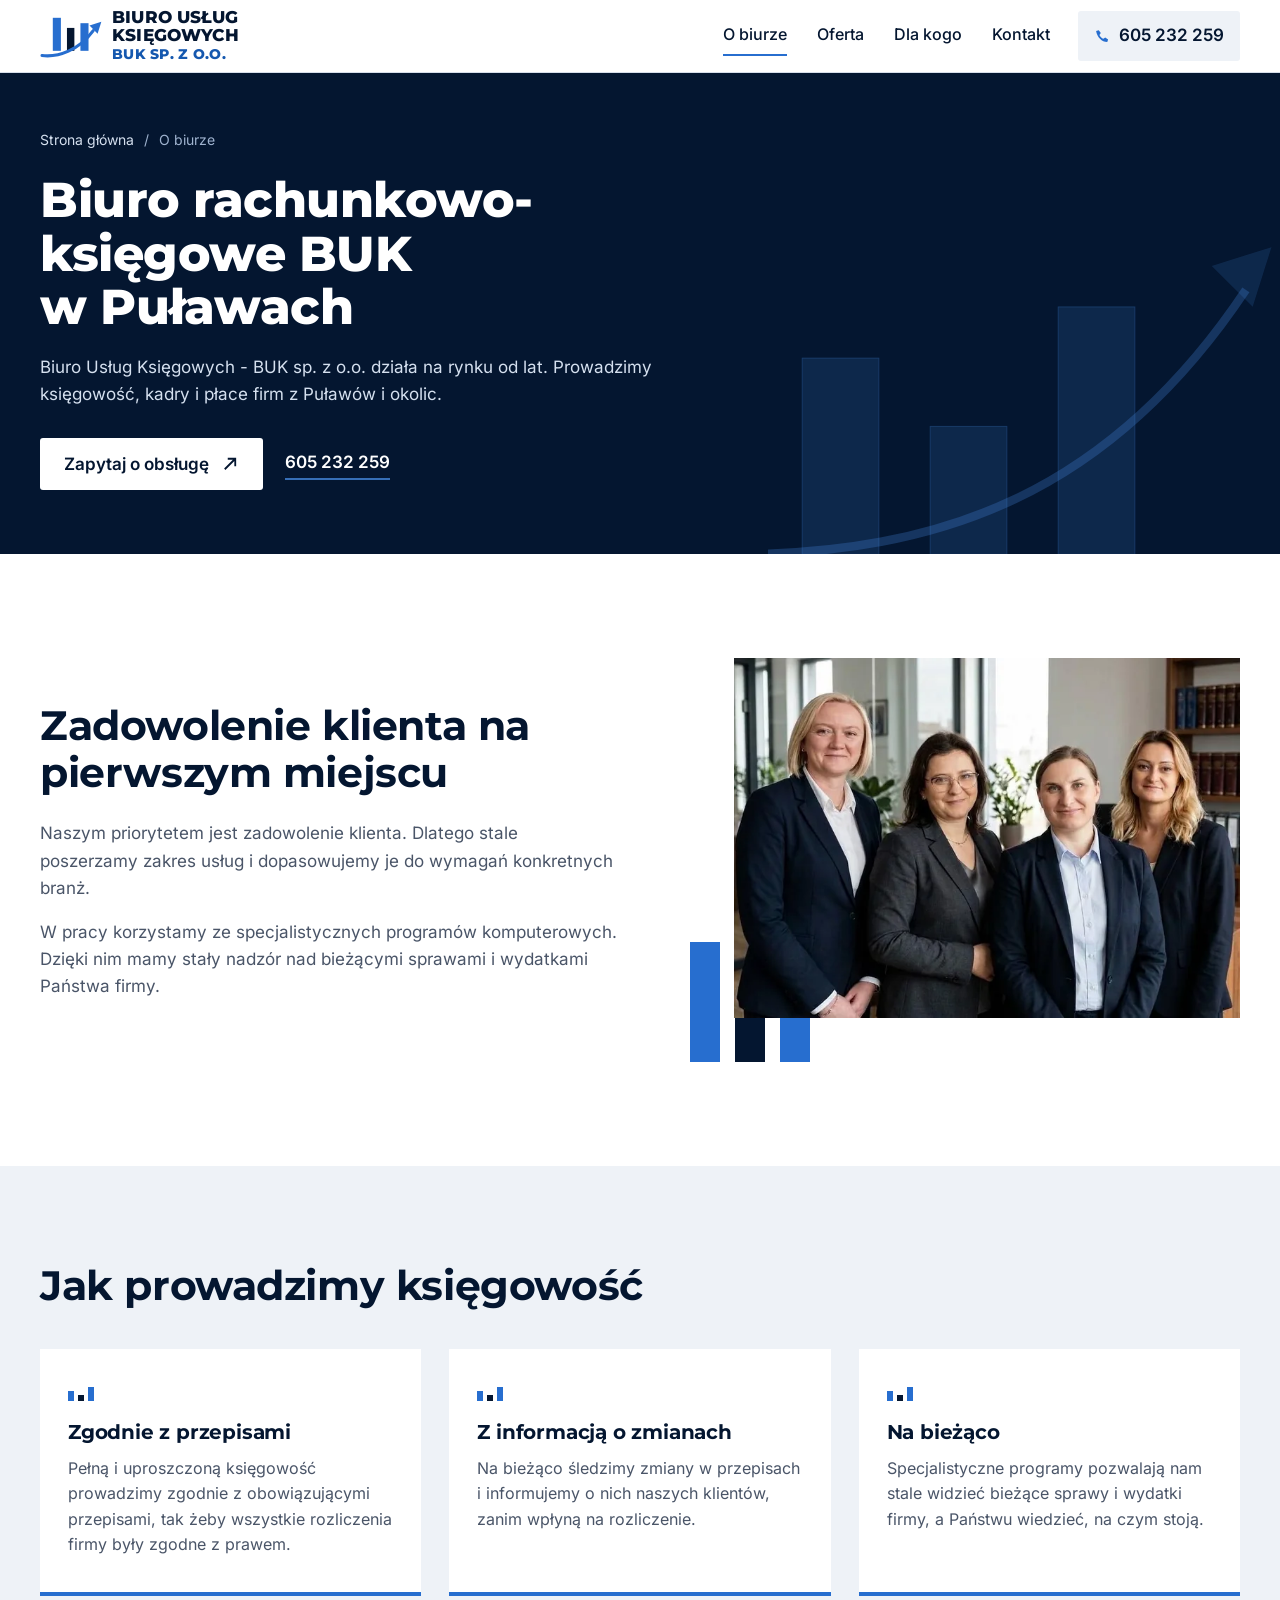
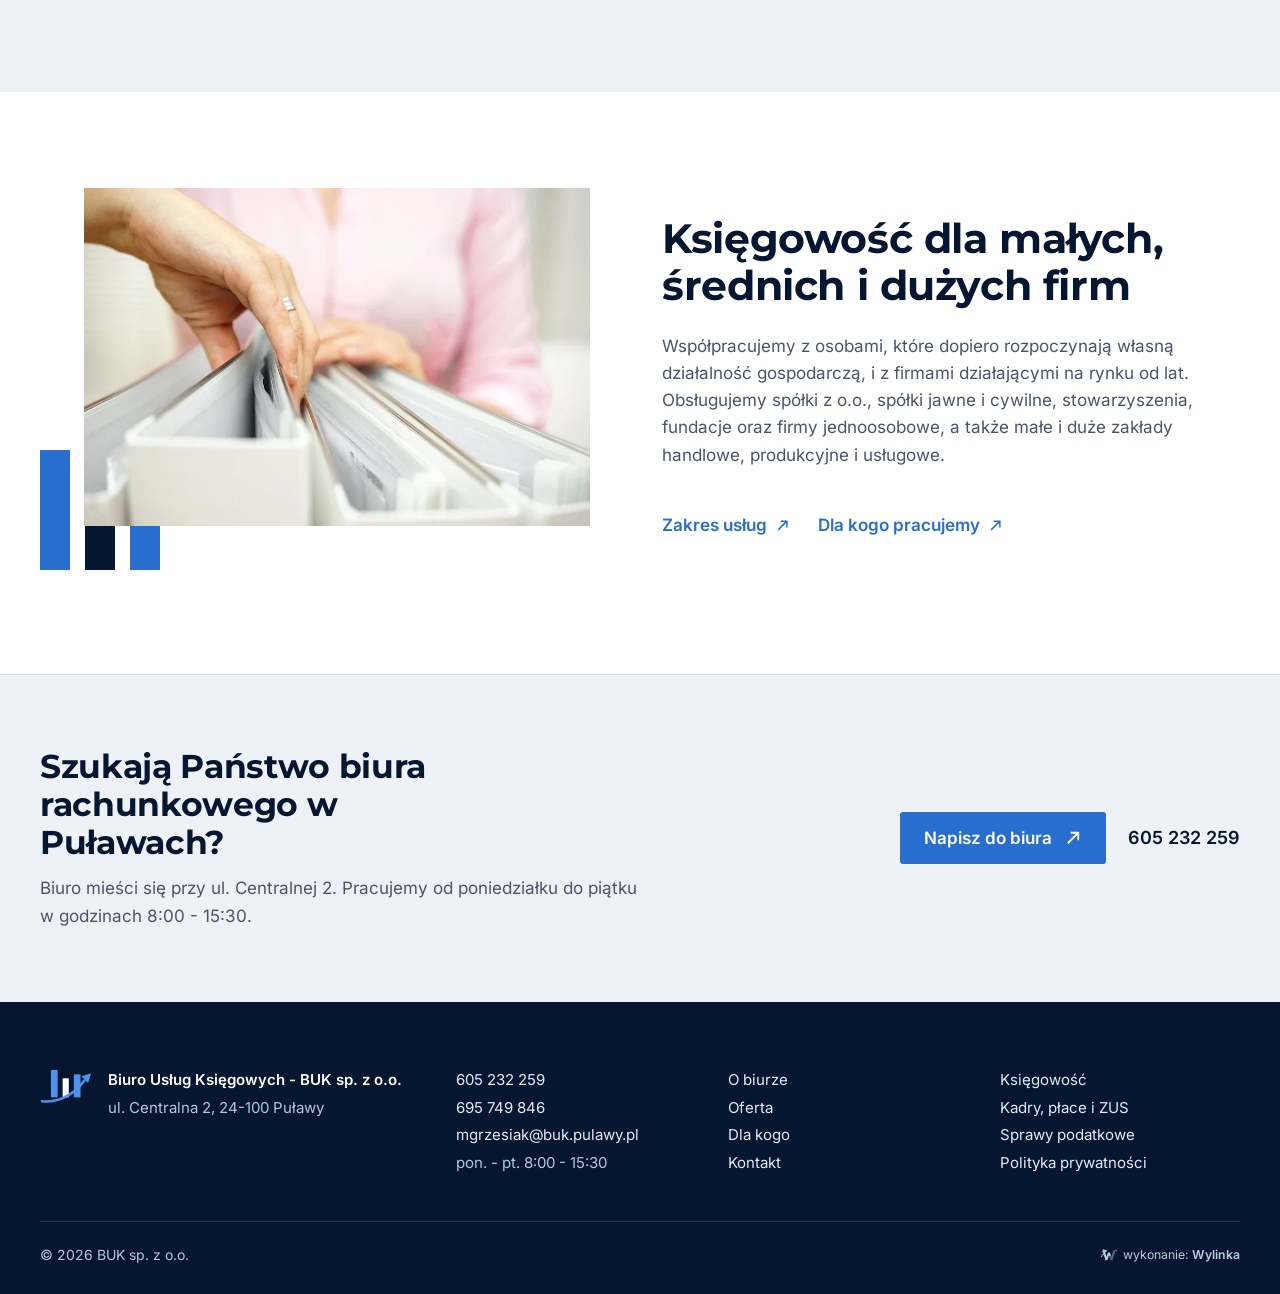
<file: o-biurze.html>
<!doctype html>
<html lang="pl">
<head>
<meta charset="utf-8">
<meta name="viewport" content="width=device-width,initial-scale=1,viewport-fit=cover">
<meta name="robots" content="noindex, nofollow" data-podglad>
<title>O biurze - Biuro Usług Księgowych BUK sp. z o.o. w Puławach</title>
<meta name="description" content="Biuro rachunkowo-księgowe BUK sp. z o.o. w Puławach: księgowość pełna i uproszczona prowadzona na bieżąco, w specjalistycznych programach, zgodnie z przepisami.">
<meta name="theme-color" content="#041630">
<link rel="preload" href="fonts/montserrat-latin.woff2" as="font" type="font/woff2" crossorigin>
<link rel="icon" href="favicon.ico" sizes="48x48">
<link rel="icon" type="image/png" sizes="32x32" href="img/favicon-32.png">
<link rel="icon" type="image/png" sizes="192x192" href="img/favicon-192.png">
<link rel="apple-touch-icon" href="img/apple-touch-icon.png">
<link rel="stylesheet" href="style.css">
</head>
<body>
<a class="skip" href="#tresc">Przejdź do treści</a>

<header class="top" id="top">
  <div class="top-in">
    <a class="logo" href="./" aria-label="Biuro Usług Księgowych BUK sp. z o.o. - strona główna">
      <svg class="logo-znak" viewBox="0 0 92 68" aria-hidden="true"><rect x="19" y="7" width="12" height="49" fill="#276ECF"/><rect x="40" y="22" width="11" height="34" fill="#041630"/><rect x="60" y="15" width="12" height="41" fill="#276ECF"/><path d="M3 63C27 66 58 55 79 26" fill="none" stroke="#276ECF" stroke-width="4.6" stroke-linecap="round"/><path d="M91 13 73.5 18.5 85.5 30.5Z" fill="#276ECF"/></svg>
      <span class="logo-txt"><b>Biuro Usług<br>Księgowych</b><i>BUK sp.&nbsp;z&nbsp;o.o.</i></span>
    </a>
    <nav class="menu" id="menu" aria-label="Menu główne">
      <a href="o-biurze.html" class="akt" aria-current="page">O biurze</a>
      <a href="oferta.html">Oferta</a>
      <a href="dla-kogo.html">Dla kogo</a>
      <a href="kontakt.html">Kontakt</a>
      <a class="menu-tel" href="tel:+48605232259">605 232 259</a>
    </nav>
    <a class="top-tel" href="tel:+48605232259"><svg viewBox="0 0 20 20" aria-hidden="true"><path d="M5.6 2.5 8 5.9 6.4 8.1c.9 2 2.6 3.7 4.6 4.6l2.2-1.6 3.4 2.4-1 3.1C9.3 16.4 3.6 10.7 2.5 3.5z" fill="currentColor"/></svg><span>605 232 259</span></a>
    <button class="burger" id="burger" aria-label="Otwórz menu" aria-expanded="false" aria-controls="menu"><span></span><span></span><span></span></button>
  </div>
</header>

<main id="tresc">
<section class="pasek">
  <svg class="dk-wykres" viewBox="0 0 600 400" preserveAspectRatio="xMaxYMax meet" aria-hidden="true"><rect x="40" y="170" width="90" height="230"/><rect x="190" y="250" width="90" height="150"/><rect x="340" y="110" width="90" height="290"/><path d="M-40 400C200 400 400 330 560 90" fill="none" stroke-width="10"/><path d="M590 40 520 62 568 110Z"/></svg>
  <div class="wrap pasek-in">
    <nav class="okruchy" aria-label="Jesteś tutaj"><a href="./">Strona główna</a><span aria-hidden="true">/</span><span>O biurze</span></nav>
    <h1>Biuro rachunkowo-księgowe BUK w&nbsp;Puławach</h1>
    <p class="pasek-lead">Biuro Usług Księgowych - BUK sp.&nbsp;z&nbsp;o.o. działa na rynku od lat. Prowadzimy księgowość, kadry i płace firm z Puławów i okolic.</p>
    <div class="pasek-cta" data-mob><a class="btn btn-jasny" href="kontakt.html#zapytanie">Zapytaj o obsługę<svg viewBox="0 0 24 24" aria-hidden="true"><path d="M5 19 19 5M9 5h10v10" fill="none" stroke="currentColor" stroke-width="2.4"/></svg></a><a class="pasek-tel" href="tel:+48605232259">605 232 259</a></div>
  </div>
</section>

<section class="o-biurze">
  <div class="wrap o-siatka">
    <div class="o-tekst">
      <h2>Zadowolenie klienta na pierwszym miejscu</h2>
      <p>Naszym priorytetem jest zadowolenie klienta. Dlatego stale poszerzamy zakres usług i dopasowujemy je do wymagań konkretnych branż.</p>
      <p>W pracy korzystamy ze specjalistycznych programów komputerowych. Dzięki nim mamy stały nadzór nad bieżącymi sprawami i wydatkami Państwa firmy.</p>
    </div>
    <figure class="o-foto">
      <img class="o-zespol" src="img/zespol-buk.webp" srcset="img/zespol-buk-720.webp 720w, img/zespol-buk.webp 1039w" sizes="(max-width:900px) calc(100vw - 60px), 560px" alt="Zespół Biura Usług Księgowych BUK sp. z o.o. w Puławach" width="1039" height="737">
      <svg class="o-slupki" viewBox="0 0 120 160" aria-hidden="true"><rect x="0" y="40" width="30" height="120" fill="#276ECF"/><rect x="45" y="80" width="30" height="80" fill="#041630"/><rect x="90" y="0" width="30" height="160" fill="#276ECF"/></svg>
    </figure>
  </div>
</section>

<section class="zasady">
  <div class="wrap">
    <h2>Jak prowadzimy księgowość</h2>
    <div class="zasady-siatka">
      <div class="zasada">
        <span class="karta-wykres" aria-hidden="true"><i></i><i></i><i></i></span>
        <h3>Zgodnie z przepisami</h3>
        <p>Pełną i uproszczoną księgowość prowadzimy zgodnie z obowiązującymi przepisami, tak żeby wszystkie rozliczenia firmy były zgodne z prawem.</p>
      </div>
      <div class="zasada">
        <span class="karta-wykres" aria-hidden="true"><i></i><i></i><i></i></span>
        <h3>Z informacją o zmianach</h3>
        <p>Na bieżąco śledzimy zmiany w przepisach i informujemy o nich naszych klientów, zanim wpłyną na rozliczenie.</p>
      </div>
      <div class="zasada">
        <span class="karta-wykres" aria-hidden="true"><i></i><i></i><i></i></span>
        <h3>Na bieżąco</h3>
        <p>Specjalistyczne programy pozwalają nam stale widzieć bieżące sprawy i wydatki firmy, a Państwu wiedzieć, na czym stoją.</p>
      </div>
    </div>
  </div>
</section>

<section class="o-biurze o-druga">
  <div class="wrap o-siatka o-odwr">
    <figure class="o-foto o-foto-mala">
      <img src="img/segregatory.webp" alt="Segregatory z dokumentacją księgową na półce" width="946" height="631" loading="lazy">
      <svg class="o-slupki" viewBox="0 0 120 160" aria-hidden="true"><rect x="0" y="40" width="30" height="120" fill="#276ECF"/><rect x="45" y="80" width="30" height="80" fill="#041630"/><rect x="90" y="0" width="30" height="160" fill="#276ECF"/></svg>
    </figure>
    <div class="o-tekst">
      <h2>Księgowość dla małych, średnich i dużych firm</h2>
      <p>Współpracujemy z osobami, które dopiero rozpoczynają własną działalność gospodarczą, i z firmami działającymi na rynku od lat. Obsługujemy spółki z o.o., spółki jawne i cywilne, stowarzyszenia, fundacje oraz firmy jednoosobowe, a także małe i duże zakłady handlowe, produkcyjne i usługowe.</p>
      <div class="o-linki"><a class="dalej" href="oferta.html">Zakres usług<svg viewBox="0 0 24 24" aria-hidden="true"><path d="M5 19 19 5M9 5h10v10" fill="none" stroke="currentColor" stroke-width="2.4"/></svg></a><a class="dalej" href="dla-kogo.html">Dla kogo pracujemy<svg viewBox="0 0 24 24" aria-hidden="true"><path d="M5 19 19 5M9 5h10v10" fill="none" stroke="currentColor" stroke-width="2.4"/></svg></a></div>
    </div>
  </div>
</section>
<section class="cta-dol">
  <div class="wrap cta-in">
    <div>
      <h2>Szukają Państwo biura rachunkowego w Puławach?</h2>
      <p>Biuro mieści się przy ul. Centralnej 2. Pracujemy od poniedziałku do piątku w godzinach 8:00 - 15:30.</p>
    </div>
    <div class="cta-akcje">
      <a class="btn" href="kontakt.html#zapytanie">Napisz do biura<svg viewBox="0 0 24 24" aria-hidden="true"><path d="M5 19 19 5M9 5h10v10" fill="none" stroke="currentColor" stroke-width="2.4"/></svg></a>
      <a class="cta-tel" href="tel:+48605232259">605 232 259</a>
    </div>
  </div>
</section>

</main>

<footer class="stopka">
  <div class="wrap s-siatka">
    <div class="s-firma">
      <svg class="s-znak" viewBox="0 0 92 68" aria-hidden="true"><rect x="19" y="7" width="12" height="49" fill="#4C93F0"/><rect x="40" y="22" width="11" height="34" fill="#fff"/><rect x="60" y="15" width="12" height="41" fill="#4C93F0"/><path d="M3 63C27 66 58 55 79 26" fill="none" stroke="#4C93F0" stroke-width="4.6" stroke-linecap="round"/><path d="M91 13 73.5 18.5 85.5 30.5Z" fill="#4C93F0"/></svg>
      <p><b>Biuro Usług Księgowych - BUK sp.&nbsp;z&nbsp;o.o.</b><br>ul. Centralna 2, 24-100 Puławy</p>
    </div>
    <div class="s-kol">
      <p><a href="tel:+48605232259">605 232 259</a><br><a href="tel:+48695749846">695 749 846</a><br><a href="mailto:mgrzesiak@buk.pulawy.pl">mgrzesiak@buk.pulawy.pl</a><br>pon. - pt. 8:00 - 15:30</p>
    </div>
    <div class="s-kol">
      <p><a href="o-biurze.html">O biurze</a><br><a href="oferta.html">Oferta</a><br><a href="dla-kogo.html">Dla kogo</a><br><a href="kontakt.html">Kontakt</a></p>
    </div>
    <div class="s-kol">
      <p><a href="oferta.html#ksiegowosc">Księgowość</a><br><a href="oferta.html#kadry-i-place">Kadry, płace i ZUS</a><br><a href="oferta.html#podatki">Sprawy podatkowe</a><br><a href="polityka.html">Polityka prywatności</a></p>
    </div>
  </div>
  <div class="wrap s-dol">
    <span>&copy; <span id="rok">2026</span> BUK sp.&nbsp;z&nbsp;o.o.</span>
<style>
.wylinka-badge{display:inline-flex;align-items:center;gap:.4em;color:inherit;text-decoration:none;font-size:.875em;line-height:1;opacity:.85}
.wylinka-badge:hover,.wylinka-badge:focus-visible{opacity:1}
.wylinka-badge:focus-visible{outline:2px solid currentColor;outline-offset:3px;border-radius:2px}
.wylinka-badge svg{width:18px;height:18px;flex:none;overflow:visible}
.wylinka-badge b{font-weight:600}
.wylinka-badge .wy-old{opacity:.45;transform-origin:40px 30px;transition:transform .32s cubic-bezier(.3,.7,.4,1),opacity .32s ease-out}
.wylinka-badge .wy-pod{opacity:0;transition:opacity .2s ease-out .08s}
.wylinka-badge:hover .wy-old,.wylinka-badge:focus-visible .wy-old{transform:translate(9px,7px) rotate(9deg);opacity:0}
.wylinka-badge:hover .wy-pod,.wylinka-badge:focus-visible .wy-pod{opacity:1}
@media (prefers-reduced-motion:reduce){.wylinka-badge .wy-old,.wylinka-badge .wy-pod{transition:none}.wylinka-badge:hover .wy-old,.wylinka-badge:focus-visible .wy-old{transform:none;opacity:.45}.wylinka-badge:hover .wy-pod,.wylinka-badge:focus-visible .wy-pod{opacity:0}}
</style>
<a class="wylinka-badge" href="https://wylinka.pl/?utm_source=buk.pulawy.pl&amp;utm_medium=stopka&amp;utm_campaign=wykonanie" rel="noopener" title="Strona wykonana przez Wylinka"><svg viewBox="0 0 64 64" aria-hidden="true" focusable="false" fill="currentColor"><path d="M9.8 22.8l-1.2-7.9 2.2-3.7 15.5 4.6-.5 1.5-7.2 5.5 4.7 15.6 5-15.6 7 0 4.1 12.7-4.2-.9-2.6 1.8-.8-2.2-5.3 15.6-4.3 0 .4 .2-2.1 2.8-1.3-1.1 1.1-1.4-3.1 .2-.1-1.7 2.2-.1-5.7-16.5-4.8 .6-.8 3.1 0 .5-.3 .5 .8 2.2-1.6 .5-.4-1.3-.8 1.6-1.5-.8 .8-1.6-1.4 .6-.6-1.6 2.3-.8 .2-.4 1.3-4.8 5.9-.8-2.4-6.9zM15.2 13.7l-.1-.4-.4 .8-.1 .8 .1 1 .1 .4 .3 .7 .3-.9 .1-.7 0-.8z"/><path class="wy-pod" d="M37.1 49.8l-4.5-13.3 2.6-1.8 4.2 .9 .9 2.8 3-9.7 0-.5 .1-.8 3.2-8.4 .5-1 .6-1 .9-1.1 1.3-1 1.1-.7 1.4-.5 1.4-.3 .7 0 .9 0 1.2 .3 1.4 .6 .8 .5 .7 .7 .6 .7 .5 .9 .3 .9 .1 .9 0 .8-.2 .9-.5 .9-.5 .6-.7 .5-.7 .3-.1-.1 0-.1 .5-.5 .3-.7 .2-.5 0-.6-.1-.6-.3-.7-.4-.5-.4-.4-.5-.3-.6-.3-.7 0-.7 .1-.6 .1-.5 .4-.5 .5-.3 .5-.2 .7-.1 1.5-1.4 5.1-.8 3.3-.3 .7-.5 .7-6 17.5 1.9 .1-.1 1.7-3.1-.2 1.1 1.4-1.3 1.1-2.1-2.8 .4-.2z"/><path class="wy-old" d="M40.8 50l.4-.2-4.1 0-4.2-12.5 2.5-1.7 4.3 .9 .6 1.9 .6-1.6 0-.3 2.4-7.8 0-.5 .1-.8 3.2-8.4 .4-.8 .6-.9 .9-1.2 .9-.9 1.3-.8 1.4-.6 1.2-.3 1.4-.1 1.3 .1 .6 .2 .8 .3 1.1 .6 .9 .7 .7 .9 .5 .9 .3 .9 .1 1.1-.1 .9-.3 .9-.4 .7-.6 .7-.6 .4-.6 .2-.1-.1 0-.1 .5-.5 .3-.7 .2-.5 0-.5-.1-.6-.2-.6-.3-.5-.4-.5-.5-.3-.6-.3-.7-.1-.6 0-.6 .1-.6 .3-.6 .5-.3 .4-.2 .5-.1 .5-.1 1.5-1.4 5.1-.8 3.3-.3 .7-.5 .7-6 17.5 1.9 .1-.1 1.7-3.1-.2 1.1 1.4-1.3 1.1zM49.6 17.1l.6 1.7-1.5 1.9 .4 .4 1.8-2.1-.7-2.1zM48.1 28.3l.5 1.8-1.7 1.8 .4 .4 1.9-2-.6-2.2zM37.9 41.7l1.7-1.5-.4-.4-1.7 1.4zM42.6 38.7l-1.5 2.8 1.1 2-1.3 2.6 .5 .2 1.5-2.8-1.1-2 1.4-2.5z"/></svg><span>wykonanie: <b>Wylinka</b></span></a>
  </div>
</footer>

<div class="mob" id="mob" aria-hidden="true">
  <a href="tel:+48605232259">Zadzwoń</a>
  <a class="mob-cta" href="kontakt.html#zapytanie">Zapytaj o obsługę</a>
</div>

<script src="app.js" defer></script>
</body>
</html>
</file>
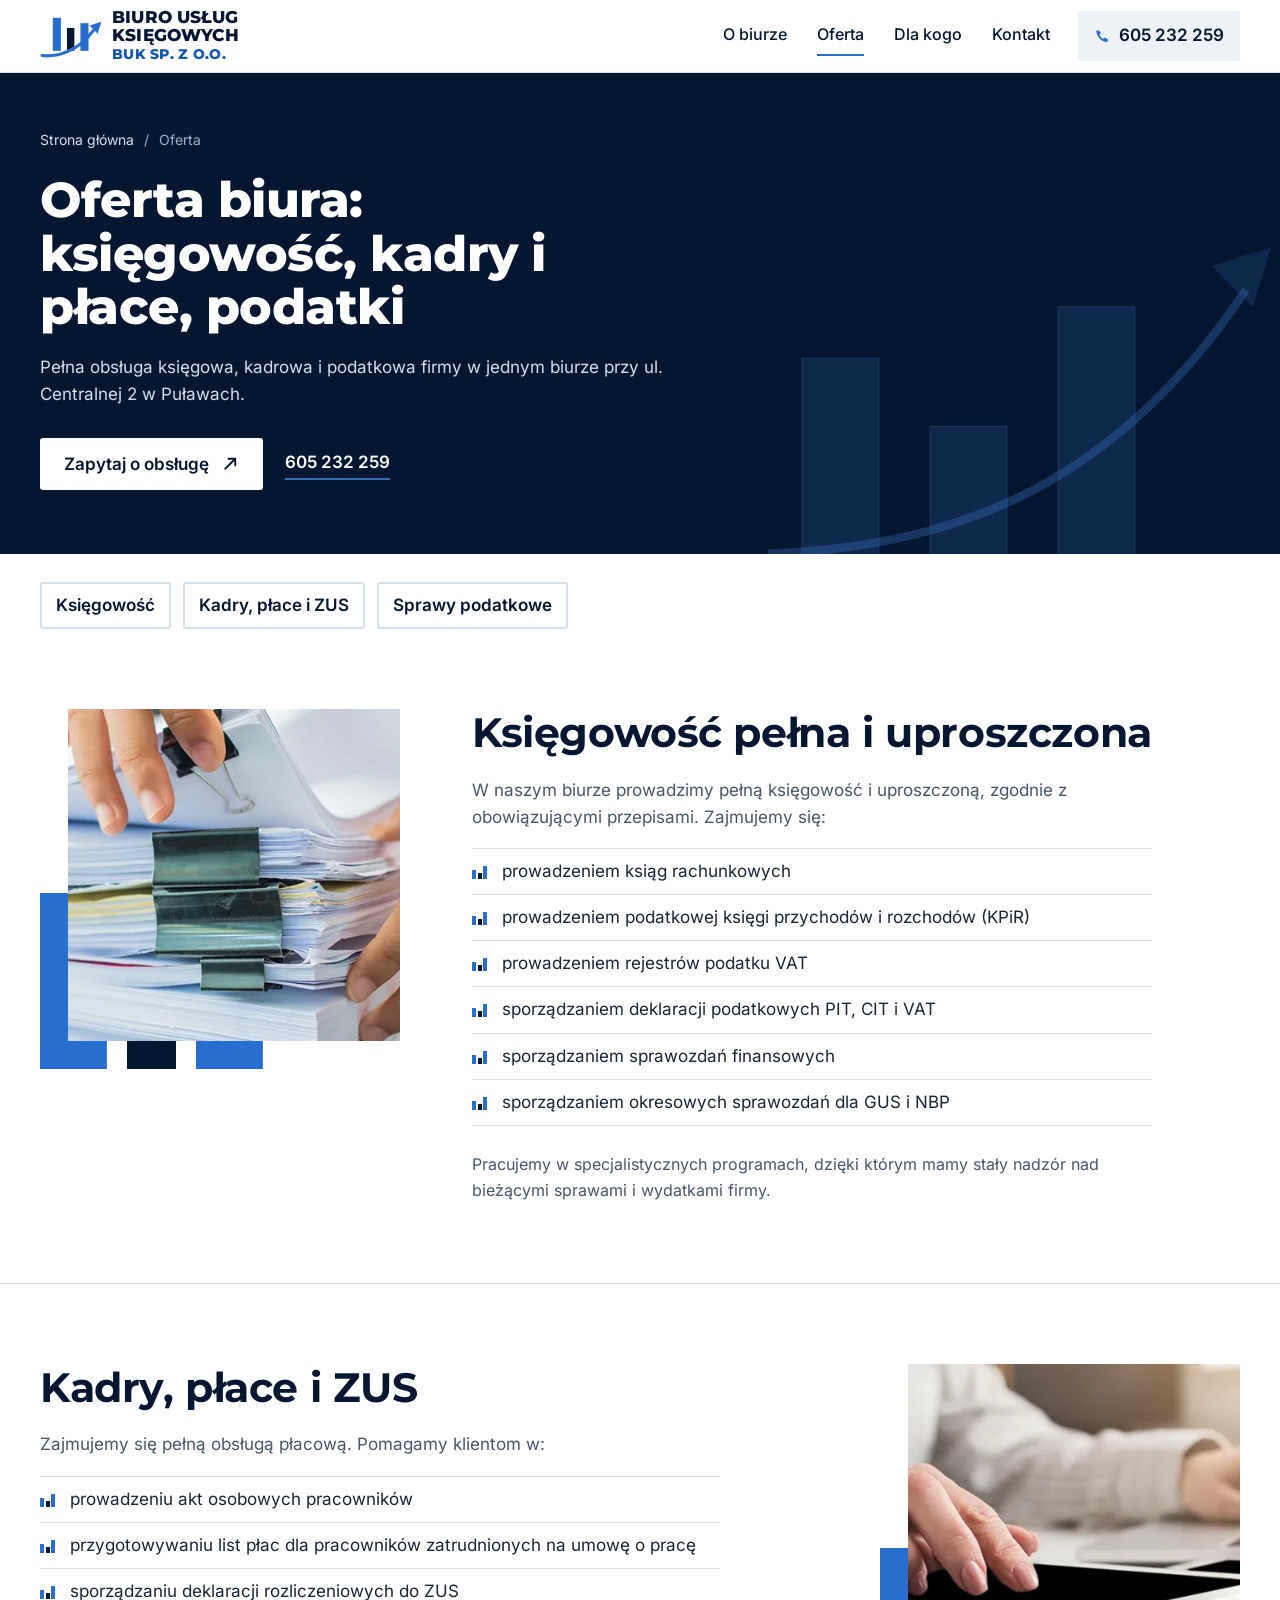
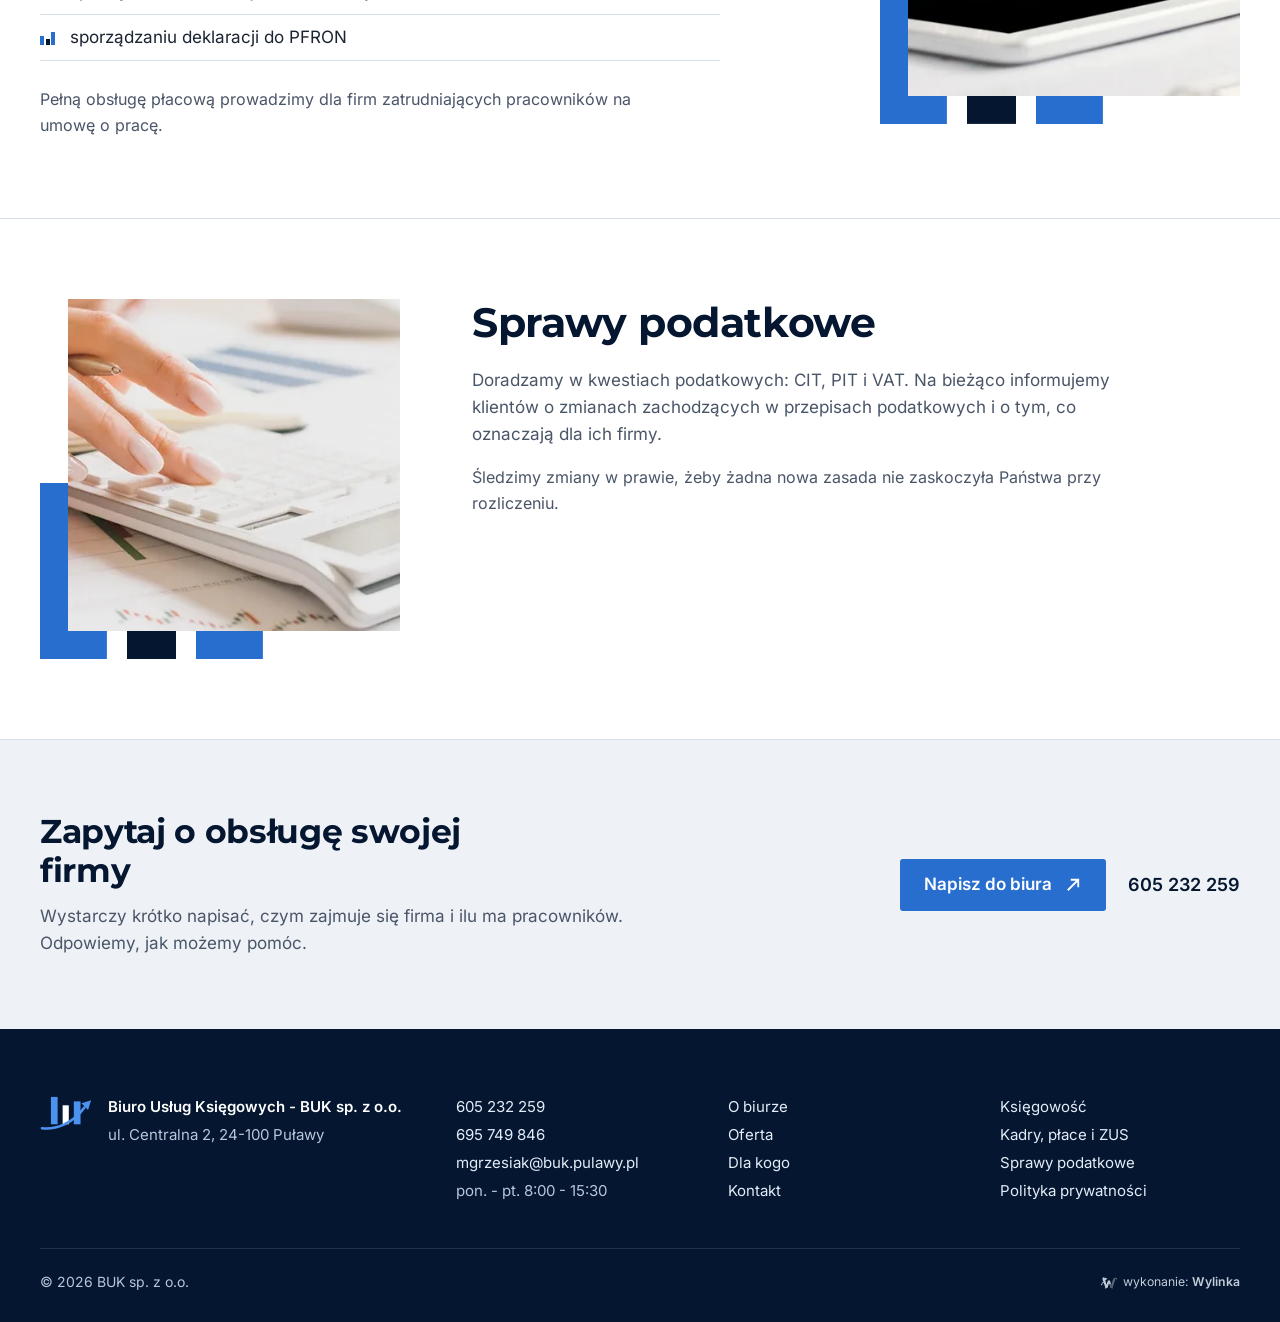
<file: oferta.html>
<!doctype html>
<html lang="pl">
<head>
<meta charset="utf-8">
<meta name="viewport" content="width=device-width,initial-scale=1,viewport-fit=cover">
<meta name="robots" content="noindex, nofollow" data-podglad>
<title>Oferta biura rachunkowego w Puławach - księgowość, kadry i płace, podatki | BUK</title>
<meta name="description" content="Księgi rachunkowe, KPiR, rejestry VAT, deklaracje PIT, CIT, VAT, sprawozdania finansowe, GUS i NBP, kadry, płace, ZUS i PFRON, doradztwo podatkowe. BUK sp. z o.o. Puławy.">
<meta name="theme-color" content="#041630">
<link rel="preload" href="fonts/montserrat-latin.woff2" as="font" type="font/woff2" crossorigin>
<link rel="icon" href="favicon.ico" sizes="48x48">
<link rel="icon" type="image/png" sizes="32x32" href="img/favicon-32.png">
<link rel="icon" type="image/png" sizes="192x192" href="img/favicon-192.png">
<link rel="apple-touch-icon" href="img/apple-touch-icon.png">
<link rel="stylesheet" href="style.css">
</head>
<body>
<a class="skip" href="#tresc">Przejdź do treści</a>

<header class="top" id="top">
  <div class="top-in">
    <a class="logo" href="./" aria-label="Biuro Usług Księgowych BUK sp. z o.o. - strona główna">
      <svg class="logo-znak" viewBox="0 0 92 68" aria-hidden="true"><rect x="19" y="7" width="12" height="49" fill="#276ECF"/><rect x="40" y="22" width="11" height="34" fill="#041630"/><rect x="60" y="15" width="12" height="41" fill="#276ECF"/><path d="M3 63C27 66 58 55 79 26" fill="none" stroke="#276ECF" stroke-width="4.6" stroke-linecap="round"/><path d="M91 13 73.5 18.5 85.5 30.5Z" fill="#276ECF"/></svg>
      <span class="logo-txt"><b>Biuro Usług<br>Księgowych</b><i>BUK sp.&nbsp;z&nbsp;o.o.</i></span>
    </a>
    <nav class="menu" id="menu" aria-label="Menu główne">
      <a href="o-biurze.html">O biurze</a>
      <a href="oferta.html" class="akt" aria-current="page">Oferta</a>
      <a href="dla-kogo.html">Dla kogo</a>
      <a href="kontakt.html">Kontakt</a>
      <a class="menu-tel" href="tel:+48605232259">605 232 259</a>
    </nav>
    <a class="top-tel" href="tel:+48605232259"><svg viewBox="0 0 20 20" aria-hidden="true"><path d="M5.6 2.5 8 5.9 6.4 8.1c.9 2 2.6 3.7 4.6 4.6l2.2-1.6 3.4 2.4-1 3.1C9.3 16.4 3.6 10.7 2.5 3.5z" fill="currentColor"/></svg><span>605 232 259</span></a>
    <button class="burger" id="burger" aria-label="Otwórz menu" aria-expanded="false" aria-controls="menu"><span></span><span></span><span></span></button>
  </div>
</header>

<main id="tresc">
<section class="pasek">
  <svg class="dk-wykres" viewBox="0 0 600 400" preserveAspectRatio="xMaxYMax meet" aria-hidden="true"><rect x="40" y="170" width="90" height="230"/><rect x="190" y="250" width="90" height="150"/><rect x="340" y="110" width="90" height="290"/><path d="M-40 400C200 400 400 330 560 90" fill="none" stroke-width="10"/><path d="M590 40 520 62 568 110Z"/></svg>
  <div class="wrap pasek-in">
    <nav class="okruchy" aria-label="Jesteś tutaj"><a href="./">Strona główna</a><span aria-hidden="true">/</span><span>Oferta</span></nav>
    <h1>Oferta biura: księgowość, kadry i płace, podatki</h1>
    <p class="pasek-lead">Pełna obsługa księgowa, kadrowa i podatkowa firmy w jednym biurze przy ul. Centralnej 2 w Puławach.</p>
    <div class="pasek-cta" data-mob><a class="btn btn-jasny" href="kontakt.html#zapytanie">Zapytaj o obsługę<svg viewBox="0 0 24 24" aria-hidden="true"><path d="M5 19 19 5M9 5h10v10" fill="none" stroke="currentColor" stroke-width="2.4"/></svg></a><a class="pasek-tel" href="tel:+48605232259">605 232 259</a></div>
  </div>
</section>

<nav class="u-spis wrap" aria-label="Usługi na tej stronie"><a href="#ksiegowosc">Księgowość</a><a href="#kadry-i-place">Kadry, płace i ZUS</a><a href="#podatki">Sprawy podatkowe</a></nav>
<section class="usluga" id="ksiegowosc">
  <div class="wrap u-siatka">
    <figure class="u-foto"><img src="img/dokumenty.webp" alt="Dokumenty księgowe spięte klipsami" width="395" height="395" loading="lazy"></figure>
    <div class="u-tekst">
      <h2>Księgowość pełna i uproszczona</h2>
      <p>W naszym biurze prowadzimy pełną księgowość i uproszczoną, zgodnie z obowiązującymi przepisami. Zajmujemy się:</p>
        <ul class="slupki-lista">
          <li>prowadzeniem ksiąg rachunkowych</li>
          <li>prowadzeniem podatkowej księgi przychodów i rozchodów (KPiR)</li>
          <li>prowadzeniem rejestrów podatku VAT</li>
          <li>sporządzaniem deklaracji podatkowych PIT, CIT i VAT</li>
          <li>sporządzaniem sprawozdań finansowych</li>
          <li>sporządzaniem okresowych sprawozdań dla GUS i NBP</li>
        </ul>
      <p class="u-dop">Pracujemy w specjalistycznych programach, dzięki którym mamy stały nadzór nad bieżącymi sprawami i wydatkami firmy.</p>
    </div>
  </div>
</section>

<section class="usluga usluga-odwr" id="kadry-i-place">
  <div class="wrap u-siatka">
    <figure class="u-foto"><img src="img/tablet.webp" alt="Praca na tablecie i komputerze w biurze" width="395" height="395" loading="lazy"></figure>
    <div class="u-tekst">
      <h2>Kadry, płace i ZUS</h2>
      <p>Zajmujemy się pełną obsługą płacową. Pomagamy klientom w:</p>
        <ul class="slupki-lista">
          <li>prowadzeniu akt osobowych pracowników</li>
          <li>przygotowywaniu list płac dla pracowników zatrudnionych na umowę o pracę</li>
          <li>sporządzaniu deklaracji rozliczeniowych do ZUS</li>
          <li>sporządzaniu deklaracji do PFRON</li>
        </ul>
      <p class="u-dop">Pełną obsługę płacową prowadzimy dla firm zatrudniających pracowników na umowę o pracę.</p>
    </div>
  </div>
</section>

<section class="usluga" id="podatki">
  <div class="wrap u-siatka">
    <figure class="u-foto"><img src="img/kalkulator.webp" alt="Liczenie na kalkulatorze przy zestawieniu finansowym" width="391" height="391" loading="lazy"></figure>
    <div class="u-tekst">
      <h2>Sprawy podatkowe</h2>
      <p>Doradzamy w kwestiach podatkowych: CIT, PIT i VAT. Na bieżąco informujemy klientów o zmianach zachodzących w przepisach podatkowych i o tym, co oznaczają dla ich firmy.</p>
      <p class="u-dop">Śledzimy zmiany w prawie, żeby żadna nowa zasada nie zaskoczyła Państwa przy rozliczeniu.</p>
    </div>
  </div>
</section>

<section class="cta-dol">
  <div class="wrap cta-in">
    <div>
      <h2>Zapytaj o obsługę swojej firmy</h2>
      <p>Wystarczy krótko napisać, czym zajmuje się firma i ilu ma pracowników. Odpowiemy, jak możemy pomóc.</p>
    </div>
    <div class="cta-akcje">
      <a class="btn" href="kontakt.html#zapytanie">Napisz do biura<svg viewBox="0 0 24 24" aria-hidden="true"><path d="M5 19 19 5M9 5h10v10" fill="none" stroke="currentColor" stroke-width="2.4"/></svg></a>
      <a class="cta-tel" href="tel:+48605232259">605 232 259</a>
    </div>
  </div>
</section>

</main>

<footer class="stopka">
  <div class="wrap s-siatka">
    <div class="s-firma">
      <svg class="s-znak" viewBox="0 0 92 68" aria-hidden="true"><rect x="19" y="7" width="12" height="49" fill="#4C93F0"/><rect x="40" y="22" width="11" height="34" fill="#fff"/><rect x="60" y="15" width="12" height="41" fill="#4C93F0"/><path d="M3 63C27 66 58 55 79 26" fill="none" stroke="#4C93F0" stroke-width="4.6" stroke-linecap="round"/><path d="M91 13 73.5 18.5 85.5 30.5Z" fill="#4C93F0"/></svg>
      <p><b>Biuro Usług Księgowych - BUK sp.&nbsp;z&nbsp;o.o.</b><br>ul. Centralna 2, 24-100 Puławy</p>
    </div>
    <div class="s-kol">
      <p><a href="tel:+48605232259">605 232 259</a><br><a href="tel:+48695749846">695 749 846</a><br><a href="mailto:mgrzesiak@buk.pulawy.pl">mgrzesiak@buk.pulawy.pl</a><br>pon. - pt. 8:00 - 15:30</p>
    </div>
    <div class="s-kol">
      <p><a href="o-biurze.html">O biurze</a><br><a href="oferta.html">Oferta</a><br><a href="dla-kogo.html">Dla kogo</a><br><a href="kontakt.html">Kontakt</a></p>
    </div>
    <div class="s-kol">
      <p><a href="oferta.html#ksiegowosc">Księgowość</a><br><a href="oferta.html#kadry-i-place">Kadry, płace i ZUS</a><br><a href="oferta.html#podatki">Sprawy podatkowe</a><br><a href="polityka.html">Polityka prywatności</a></p>
    </div>
  </div>
  <div class="wrap s-dol">
    <span>&copy; <span id="rok">2026</span> BUK sp.&nbsp;z&nbsp;o.o.</span>
<style>
.wylinka-badge{display:inline-flex;align-items:center;gap:.4em;color:inherit;text-decoration:none;font-size:.875em;line-height:1;opacity:.85}
.wylinka-badge:hover,.wylinka-badge:focus-visible{opacity:1}
.wylinka-badge:focus-visible{outline:2px solid currentColor;outline-offset:3px;border-radius:2px}
.wylinka-badge svg{width:18px;height:18px;flex:none;overflow:visible}
.wylinka-badge b{font-weight:600}
.wylinka-badge .wy-old{opacity:.45;transform-origin:40px 30px;transition:transform .32s cubic-bezier(.3,.7,.4,1),opacity .32s ease-out}
.wylinka-badge .wy-pod{opacity:0;transition:opacity .2s ease-out .08s}
.wylinka-badge:hover .wy-old,.wylinka-badge:focus-visible .wy-old{transform:translate(9px,7px) rotate(9deg);opacity:0}
.wylinka-badge:hover .wy-pod,.wylinka-badge:focus-visible .wy-pod{opacity:1}
@media (prefers-reduced-motion:reduce){.wylinka-badge .wy-old,.wylinka-badge .wy-pod{transition:none}.wylinka-badge:hover .wy-old,.wylinka-badge:focus-visible .wy-old{transform:none;opacity:.45}.wylinka-badge:hover .wy-pod,.wylinka-badge:focus-visible .wy-pod{opacity:0}}
</style>
<a class="wylinka-badge" href="https://wylinka.pl/?utm_source=buk.pulawy.pl&amp;utm_medium=stopka&amp;utm_campaign=wykonanie" rel="noopener" title="Strona wykonana przez Wylinka"><svg viewBox="0 0 64 64" aria-hidden="true" focusable="false" fill="currentColor"><path d="M9.8 22.8l-1.2-7.9 2.2-3.7 15.5 4.6-.5 1.5-7.2 5.5 4.7 15.6 5-15.6 7 0 4.1 12.7-4.2-.9-2.6 1.8-.8-2.2-5.3 15.6-4.3 0 .4 .2-2.1 2.8-1.3-1.1 1.1-1.4-3.1 .2-.1-1.7 2.2-.1-5.7-16.5-4.8 .6-.8 3.1 0 .5-.3 .5 .8 2.2-1.6 .5-.4-1.3-.8 1.6-1.5-.8 .8-1.6-1.4 .6-.6-1.6 2.3-.8 .2-.4 1.3-4.8 5.9-.8-2.4-6.9zM15.2 13.7l-.1-.4-.4 .8-.1 .8 .1 1 .1 .4 .3 .7 .3-.9 .1-.7 0-.8z"/><path class="wy-pod" d="M37.1 49.8l-4.5-13.3 2.6-1.8 4.2 .9 .9 2.8 3-9.7 0-.5 .1-.8 3.2-8.4 .5-1 .6-1 .9-1.1 1.3-1 1.1-.7 1.4-.5 1.4-.3 .7 0 .9 0 1.2 .3 1.4 .6 .8 .5 .7 .7 .6 .7 .5 .9 .3 .9 .1 .9 0 .8-.2 .9-.5 .9-.5 .6-.7 .5-.7 .3-.1-.1 0-.1 .5-.5 .3-.7 .2-.5 0-.6-.1-.6-.3-.7-.4-.5-.4-.4-.5-.3-.6-.3-.7 0-.7 .1-.6 .1-.5 .4-.5 .5-.3 .5-.2 .7-.1 1.5-1.4 5.1-.8 3.3-.3 .7-.5 .7-6 17.5 1.9 .1-.1 1.7-3.1-.2 1.1 1.4-1.3 1.1-2.1-2.8 .4-.2z"/><path class="wy-old" d="M40.8 50l.4-.2-4.1 0-4.2-12.5 2.5-1.7 4.3 .9 .6 1.9 .6-1.6 0-.3 2.4-7.8 0-.5 .1-.8 3.2-8.4 .4-.8 .6-.9 .9-1.2 .9-.9 1.3-.8 1.4-.6 1.2-.3 1.4-.1 1.3 .1 .6 .2 .8 .3 1.1 .6 .9 .7 .7 .9 .5 .9 .3 .9 .1 1.1-.1 .9-.3 .9-.4 .7-.6 .7-.6 .4-.6 .2-.1-.1 0-.1 .5-.5 .3-.7 .2-.5 0-.5-.1-.6-.2-.6-.3-.5-.4-.5-.5-.3-.6-.3-.7-.1-.6 0-.6 .1-.6 .3-.6 .5-.3 .4-.2 .5-.1 .5-.1 1.5-1.4 5.1-.8 3.3-.3 .7-.5 .7-6 17.5 1.9 .1-.1 1.7-3.1-.2 1.1 1.4-1.3 1.1zM49.6 17.1l.6 1.7-1.5 1.9 .4 .4 1.8-2.1-.7-2.1zM48.1 28.3l.5 1.8-1.7 1.8 .4 .4 1.9-2-.6-2.2zM37.9 41.7l1.7-1.5-.4-.4-1.7 1.4zM42.6 38.7l-1.5 2.8 1.1 2-1.3 2.6 .5 .2 1.5-2.8-1.1-2 1.4-2.5z"/></svg><span>wykonanie: <b>Wylinka</b></span></a>
  </div>
</footer>

<div class="mob" id="mob" aria-hidden="true">
  <a href="tel:+48605232259">Zadzwoń</a>
  <a class="mob-cta" href="kontakt.html#zapytanie">Zapytaj o obsługę</a>
</div>

<script src="app.js" defer></script>
</body>
</html>
</file>
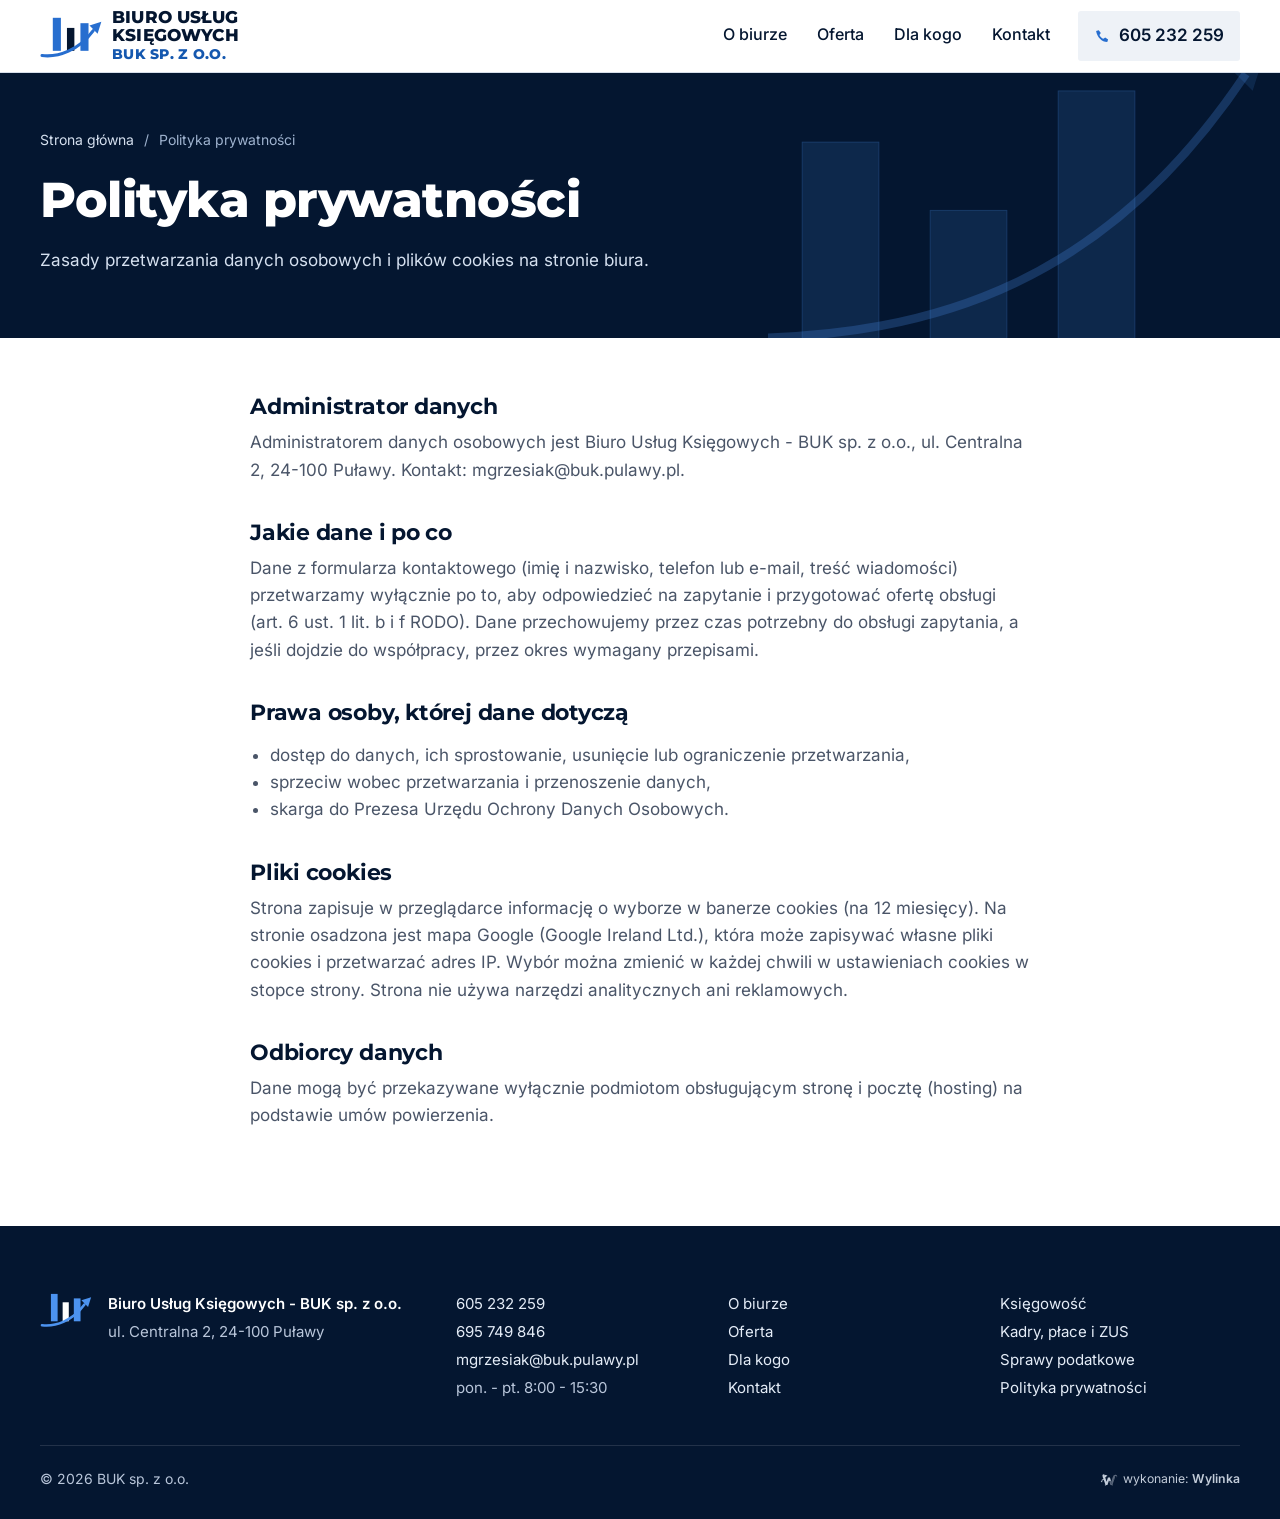
<file: polityka.html>
<!doctype html>
<html lang="pl">
<head>
<meta charset="utf-8">
<meta name="viewport" content="width=device-width,initial-scale=1,viewport-fit=cover">
<meta name="robots" content="noindex, nofollow" data-podglad>
<title>Polityka prywatności - Biuro Usług Księgowych BUK Puławy</title>
<meta name="description" content="Polityka prywatności strony Biura Usług Księgowych BUK sp. z o.o. w Puławach.">
<meta name="theme-color" content="#041630">
<link rel="preload" href="fonts/montserrat-latin.woff2" as="font" type="font/woff2" crossorigin>
<link rel="icon" href="favicon.ico" sizes="48x48">
<link rel="icon" type="image/png" sizes="32x32" href="img/favicon-32.png">
<link rel="icon" type="image/png" sizes="192x192" href="img/favicon-192.png">
<link rel="apple-touch-icon" href="img/apple-touch-icon.png">
<link rel="stylesheet" href="style.css">
</head>
<body>
<a class="skip" href="#tresc">Przejdź do treści</a>

<header class="top" id="top">
  <div class="top-in">
    <a class="logo" href="./" aria-label="Biuro Usług Księgowych BUK sp. z o.o. - strona główna">
      <svg class="logo-znak" viewBox="0 0 92 68" aria-hidden="true"><rect x="19" y="7" width="12" height="49" fill="#276ECF"/><rect x="40" y="22" width="11" height="34" fill="#041630"/><rect x="60" y="15" width="12" height="41" fill="#276ECF"/><path d="M3 63C27 66 58 55 79 26" fill="none" stroke="#276ECF" stroke-width="4.6" stroke-linecap="round"/><path d="M91 13 73.5 18.5 85.5 30.5Z" fill="#276ECF"/></svg>
      <span class="logo-txt"><b>Biuro Usług<br>Księgowych</b><i>BUK sp.&nbsp;z&nbsp;o.o.</i></span>
    </a>
    <nav class="menu" id="menu" aria-label="Menu główne">
      <a href="o-biurze.html">O biurze</a>
      <a href="oferta.html">Oferta</a>
      <a href="dla-kogo.html">Dla kogo</a>
      <a href="kontakt.html">Kontakt</a>
      <a class="menu-tel" href="tel:+48605232259">605 232 259</a>
    </nav>
    <a class="top-tel" href="tel:+48605232259"><svg viewBox="0 0 20 20" aria-hidden="true"><path d="M5.6 2.5 8 5.9 6.4 8.1c.9 2 2.6 3.7 4.6 4.6l2.2-1.6 3.4 2.4-1 3.1C9.3 16.4 3.6 10.7 2.5 3.5z" fill="currentColor"/></svg><span>605 232 259</span></a>
    <button class="burger" id="burger" aria-label="Otwórz menu" aria-expanded="false" aria-controls="menu"><span></span><span></span><span></span></button>
  </div>
</header>

<main id="tresc">
<section class="pasek">
  <svg class="dk-wykres" viewBox="0 0 600 400" preserveAspectRatio="xMaxYMax meet" aria-hidden="true"><rect x="40" y="170" width="90" height="230"/><rect x="190" y="250" width="90" height="150"/><rect x="340" y="110" width="90" height="290"/><path d="M-40 400C200 400 400 330 560 90" fill="none" stroke-width="10"/><path d="M590 40 520 62 568 110Z"/></svg>
  <div class="wrap pasek-in">
    <nav class="okruchy" aria-label="Jesteś tutaj"><a href="./">Strona główna</a><span aria-hidden="true">/</span><span>Polityka prywatności</span></nav>
    <h1>Polityka prywatności</h1>
    <p class="pasek-lead">Zasady przetwarzania danych osobowych i plików cookies na stronie biura.</p>
    <div class="pasek-cta" data-mob hidden><a class="btn btn-jasny" href="kontakt.html#zapytanie">Zapytaj o obsługę<svg viewBox="0 0 24 24" aria-hidden="true"><path d="M5 19 19 5M9 5h10v10" fill="none" stroke="currentColor" stroke-width="2.4"/></svg></a><a class="pasek-tel" href="tel:+48605232259">605 232 259</a></div>
  </div>
</section>

<section class="pol"><div class="wrap">
  <h2>Administrator danych</h2>
  <p>Administratorem danych osobowych jest Biuro Usług Księgowych - BUK sp. z o.o., ul. Centralna 2, 24-100 Puławy. Kontakt: mgrzesiak@buk.pulawy.pl.</p>
  <h2>Jakie dane i po co</h2>
  <p>Dane z formularza kontaktowego (imię i nazwisko, telefon lub e-mail, treść wiadomości) przetwarzamy wyłącznie po to, aby odpowiedzieć na zapytanie i przygotować ofertę obsługi (art. 6 ust. 1 lit. b i f RODO). Dane przechowujemy przez czas potrzebny do obsługi zapytania, a jeśli dojdzie do współpracy, przez okres wymagany przepisami.</p>
  <h2>Prawa osoby, której dane dotyczą</h2>
  <ul>
    <li>dostęp do danych, ich sprostowanie, usunięcie lub ograniczenie przetwarzania,</li>
    <li>sprzeciw wobec przetwarzania i przenoszenie danych,</li>
    <li>skarga do Prezesa Urzędu Ochrony Danych Osobowych.</li>
  </ul>
  <h2>Pliki cookies</h2>
  <p>Strona zapisuje w przeglądarce informację o wyborze w banerze cookies (na 12 miesięcy). Na stronie osadzona jest mapa Google (Google Ireland Ltd.), która może zapisywać własne pliki cookies i przetwarzać adres IP. Wybór można zmienić w każdej chwili w ustawieniach cookies w stopce strony. Strona nie używa narzędzi analitycznych ani reklamowych.</p>
  <h2>Odbiorcy danych</h2>
  <p>Dane mogą być przekazywane wyłącznie podmiotom obsługującym stronę i pocztę (hosting) na podstawie umów powierzenia.</p>
</div></section>
</main>

<footer class="stopka">
  <div class="wrap s-siatka">
    <div class="s-firma">
      <svg class="s-znak" viewBox="0 0 92 68" aria-hidden="true"><rect x="19" y="7" width="12" height="49" fill="#4C93F0"/><rect x="40" y="22" width="11" height="34" fill="#fff"/><rect x="60" y="15" width="12" height="41" fill="#4C93F0"/><path d="M3 63C27 66 58 55 79 26" fill="none" stroke="#4C93F0" stroke-width="4.6" stroke-linecap="round"/><path d="M91 13 73.5 18.5 85.5 30.5Z" fill="#4C93F0"/></svg>
      <p><b>Biuro Usług Księgowych - BUK sp.&nbsp;z&nbsp;o.o.</b><br>ul. Centralna 2, 24-100 Puławy</p>
    </div>
    <div class="s-kol">
      <p><a href="tel:+48605232259">605 232 259</a><br><a href="tel:+48695749846">695 749 846</a><br><a href="mailto:mgrzesiak@buk.pulawy.pl">mgrzesiak@buk.pulawy.pl</a><br>pon. - pt. 8:00 - 15:30</p>
    </div>
    <div class="s-kol">
      <p><a href="o-biurze.html">O biurze</a><br><a href="oferta.html">Oferta</a><br><a href="dla-kogo.html">Dla kogo</a><br><a href="kontakt.html">Kontakt</a></p>
    </div>
    <div class="s-kol">
      <p><a href="oferta.html#ksiegowosc">Księgowość</a><br><a href="oferta.html#kadry-i-place">Kadry, płace i ZUS</a><br><a href="oferta.html#podatki">Sprawy podatkowe</a><br><a href="polityka.html">Polityka prywatności</a></p>
    </div>
  </div>
  <div class="wrap s-dol">
    <span>&copy; <span id="rok">2026</span> BUK sp.&nbsp;z&nbsp;o.o.</span>
<style>
.wylinka-badge{display:inline-flex;align-items:center;gap:.4em;color:inherit;text-decoration:none;font-size:.875em;line-height:1;opacity:.85}
.wylinka-badge:hover,.wylinka-badge:focus-visible{opacity:1}
.wylinka-badge:focus-visible{outline:2px solid currentColor;outline-offset:3px;border-radius:2px}
.wylinka-badge svg{width:18px;height:18px;flex:none;overflow:visible}
.wylinka-badge b{font-weight:600}
.wylinka-badge .wy-old{opacity:.45;transform-origin:40px 30px;transition:transform .32s cubic-bezier(.3,.7,.4,1),opacity .32s ease-out}
.wylinka-badge .wy-pod{opacity:0;transition:opacity .2s ease-out .08s}
.wylinka-badge:hover .wy-old,.wylinka-badge:focus-visible .wy-old{transform:translate(9px,7px) rotate(9deg);opacity:0}
.wylinka-badge:hover .wy-pod,.wylinka-badge:focus-visible .wy-pod{opacity:1}
@media (prefers-reduced-motion:reduce){.wylinka-badge .wy-old,.wylinka-badge .wy-pod{transition:none}.wylinka-badge:hover .wy-old,.wylinka-badge:focus-visible .wy-old{transform:none;opacity:.45}.wylinka-badge:hover .wy-pod,.wylinka-badge:focus-visible .wy-pod{opacity:0}}
</style>
<a class="wylinka-badge" href="https://wylinka.pl/?utm_source=buk.pulawy.pl&amp;utm_medium=stopka&amp;utm_campaign=wykonanie" rel="noopener" title="Strona wykonana przez Wylinka"><svg viewBox="0 0 64 64" aria-hidden="true" focusable="false" fill="currentColor"><path d="M9.8 22.8l-1.2-7.9 2.2-3.7 15.5 4.6-.5 1.5-7.2 5.5 4.7 15.6 5-15.6 7 0 4.1 12.7-4.2-.9-2.6 1.8-.8-2.2-5.3 15.6-4.3 0 .4 .2-2.1 2.8-1.3-1.1 1.1-1.4-3.1 .2-.1-1.7 2.2-.1-5.7-16.5-4.8 .6-.8 3.1 0 .5-.3 .5 .8 2.2-1.6 .5-.4-1.3-.8 1.6-1.5-.8 .8-1.6-1.4 .6-.6-1.6 2.3-.8 .2-.4 1.3-4.8 5.9-.8-2.4-6.9zM15.2 13.7l-.1-.4-.4 .8-.1 .8 .1 1 .1 .4 .3 .7 .3-.9 .1-.7 0-.8z"/><path class="wy-pod" d="M37.1 49.8l-4.5-13.3 2.6-1.8 4.2 .9 .9 2.8 3-9.7 0-.5 .1-.8 3.2-8.4 .5-1 .6-1 .9-1.1 1.3-1 1.1-.7 1.4-.5 1.4-.3 .7 0 .9 0 1.2 .3 1.4 .6 .8 .5 .7 .7 .6 .7 .5 .9 .3 .9 .1 .9 0 .8-.2 .9-.5 .9-.5 .6-.7 .5-.7 .3-.1-.1 0-.1 .5-.5 .3-.7 .2-.5 0-.6-.1-.6-.3-.7-.4-.5-.4-.4-.5-.3-.6-.3-.7 0-.7 .1-.6 .1-.5 .4-.5 .5-.3 .5-.2 .7-.1 1.5-1.4 5.1-.8 3.3-.3 .7-.5 .7-6 17.5 1.9 .1-.1 1.7-3.1-.2 1.1 1.4-1.3 1.1-2.1-2.8 .4-.2z"/><path class="wy-old" d="M40.8 50l.4-.2-4.1 0-4.2-12.5 2.5-1.7 4.3 .9 .6 1.9 .6-1.6 0-.3 2.4-7.8 0-.5 .1-.8 3.2-8.4 .4-.8 .6-.9 .9-1.2 .9-.9 1.3-.8 1.4-.6 1.2-.3 1.4-.1 1.3 .1 .6 .2 .8 .3 1.1 .6 .9 .7 .7 .9 .5 .9 .3 .9 .1 1.1-.1 .9-.3 .9-.4 .7-.6 .7-.6 .4-.6 .2-.1-.1 0-.1 .5-.5 .3-.7 .2-.5 0-.5-.1-.6-.2-.6-.3-.5-.4-.5-.5-.3-.6-.3-.7-.1-.6 0-.6 .1-.6 .3-.6 .5-.3 .4-.2 .5-.1 .5-.1 1.5-1.4 5.1-.8 3.3-.3 .7-.5 .7-6 17.5 1.9 .1-.1 1.7-3.1-.2 1.1 1.4-1.3 1.1zM49.6 17.1l.6 1.7-1.5 1.9 .4 .4 1.8-2.1-.7-2.1zM48.1 28.3l.5 1.8-1.7 1.8 .4 .4 1.9-2-.6-2.2zM37.9 41.7l1.7-1.5-.4-.4-1.7 1.4zM42.6 38.7l-1.5 2.8 1.1 2-1.3 2.6 .5 .2 1.5-2.8-1.1-2 1.4-2.5z"/></svg><span>wykonanie: <b>Wylinka</b></span></a>
  </div>
</footer>

<div class="mob" id="mob" aria-hidden="true">
  <a href="tel:+48605232259">Zadzwoń</a>
  <a class="mob-cta" href="kontakt.html#zapytanie">Zapytaj o obsługę</a>
</div>

<script src="app.js" defer></script>
</body>
</html>
</file>
<file: style.css>
@font-face{font-family:'Montserrat';font-style:normal;font-weight:500 800;font-display:swap;src:url(fonts/montserrat-latin-ext.woff2) format('woff2');unicode-range:U+0100-02BA,U+02BD-02C5,U+02C7-02CC,U+02CE-02D7,U+02DD-02FF,U+0304,U+0308,U+0329,U+1D00-1DBF,U+1E00-1E9F,U+1EF2-1EFF,U+2020,U+20A0-20AB,U+20AD-20C0,U+2113,U+2C60-2C7F,U+A720-A7FF}
@font-face{font-family:'Montserrat';font-style:normal;font-weight:500 800;font-display:swap;src:url(fonts/montserrat-latin.woff2) format('woff2');unicode-range:U+0000-00FF,U+0131,U+0152-0153,U+02BB-02BC,U+02C6,U+02DA,U+02DC,U+0304,U+0308,U+0329,U+2000-206F,U+20AC,U+2122,U+2191,U+2193,U+2212,U+2215,U+FEFF,U+FFFD}
@font-face{font-family:'Inter';font-style:normal;font-weight:400;font-display:swap;src:url(fonts/inter-latin-ext-400-normal.woff2) format('woff2');unicode-range:U+0100-02BA,U+02BD-02C5,U+02C7-02CC,U+02CE-02D7,U+02DD-02FF,U+0304,U+0308,U+0329,U+1D00-1DBF,U+1E00-1E9F,U+1EF2-1EFF,U+2020,U+20A0-20AB,U+20AD-20C0,U+2113,U+2C60-2C7F,U+A720-A7FF}
@font-face{font-family:'Inter';font-style:normal;font-weight:400;font-display:swap;src:url(fonts/inter-latin-400-normal.woff2) format('woff2');unicode-range:U+0000-00FF,U+0131,U+0152-0153,U+02BB-02BC,U+02C6,U+02DA,U+02DC,U+0304,U+0308,U+0329,U+2000-206F,U+20AC,U+2122,U+2191,U+2193,U+2212,U+2215,U+FEFF,U+FFFD}
@font-face{font-family:'Inter';font-style:normal;font-weight:500;font-display:swap;src:url(fonts/inter-latin-ext-500-normal.woff2) format('woff2');unicode-range:U+0100-02BA,U+02BD-02C5,U+02C7-02CC,U+02CE-02D7,U+02DD-02FF,U+0304,U+0308,U+0329,U+1D00-1DBF,U+1E00-1E9F,U+1EF2-1EFF,U+2020,U+20A0-20AB,U+20AD-20C0,U+2113,U+2C60-2C7F,U+A720-A7FF}
@font-face{font-family:'Inter';font-style:normal;font-weight:500;font-display:swap;src:url(fonts/inter-latin-500-normal.woff2) format('woff2');unicode-range:U+0000-00FF,U+0131,U+0152-0153,U+02BB-02BC,U+02C6,U+02DA,U+02DC,U+0304,U+0308,U+0329,U+2000-206F,U+20AC,U+2122,U+2191,U+2193,U+2212,U+2215,U+FEFF,U+FFFD}
@font-face{font-family:'Inter';font-style:normal;font-weight:600;font-display:swap;src:url(fonts/inter-latin-ext-600-normal.woff2) format('woff2');unicode-range:U+0100-02BA,U+02BD-02C5,U+02C7-02CC,U+02CE-02D7,U+02DD-02FF,U+0304,U+0308,U+0329,U+1D00-1DBF,U+1E00-1E9F,U+1EF2-1EFF,U+2020,U+20A0-20AB,U+20AD-20C0,U+2113,U+2C60-2C7F,U+A720-A7FF}
@font-face{font-family:'Inter';font-style:normal;font-weight:600;font-display:swap;src:url(fonts/inter-latin-600-normal.woff2) format('woff2');unicode-range:U+0000-00FF,U+0131,U+0152-0153,U+02BB-02BC,U+02C6,U+02DA,U+02DC,U+0304,U+0308,U+0329,U+2000-206F,U+20AC,U+2122,U+2191,U+2193,U+2212,U+2215,U+FEFF,U+FFFD}

:root{
  --granat:#041630;
  --granat2:#0B2A57;
  --niebieski:#276ECF;
  --blekit:#4C93F0;
  --szary:#EEF2F7;
  --linia:#D7DFEA;
  --tekst:#1B2433;
  --tekst2:#4A5568;
  --head:72px;
  --wrap:min(1200px,calc(100% - 64px));
}
*,*::before,*::after{box-sizing:border-box}
[hidden]{display:none!important}
html{scroll-behavior:smooth;scroll-padding-top:var(--head);-webkit-text-size-adjust:100%}
body{margin:0;background:#fff;color:var(--tekst);font:400 17px/1.6 Inter,system-ui,-apple-system,"Segoe UI",Roboto,sans-serif;overflow-x:hidden}
img{display:block;max-width:100%;height:auto}
a{color:var(--niebieski)}
h1,h2,h3{font-family:Montserrat,Inter,sans-serif;color:var(--granat);margin:0;line-height:1.15;letter-spacing:-.01em}
h2{font-size:clamp(28px,3.2vw,42px);font-weight:700}
h3{font-size:20px;font-weight:700}
p{margin:0 0 1em}
.wrap{width:var(--wrap);margin:0 auto}
.skip{position:absolute;left:-9999px}
.skip:focus{left:16px;top:8px;z-index:200;background:#fff;padding:8px 12px}
:focus-visible{outline:3px solid var(--blekit);outline-offset:2px}

/* przyciski */
.btn{display:inline-flex;align-items:center;gap:12px;background:var(--niebieski);color:#fff;font:600 17px/1 Inter,sans-serif;text-decoration:none;padding:17px 24px;border:0;border-radius:3px;cursor:pointer;transition:background .2s,transform .2s}
.btn svg{width:18px;height:18px;transition:transform .2s}
.btn:hover{background:#1D5DB5}
.btn:hover svg{transform:translate(2px,-2px)}
.btn-jasny{background:#fff;color:var(--granat)}
.btn-jasny:hover{background:#E3EDFB}
.btn-maly{padding:12px 16px;font-size:15px}
.btn-obrys{background:transparent;color:var(--granat);box-shadow:inset 0 0 0 2px var(--granat)}
.btn-obrys:hover{background:var(--szary)}
.link{background:none;border:0;padding:0;font:inherit;color:inherit;text-decoration:underline;cursor:pointer}

/* nagłówek */
.top{position:sticky;top:0;z-index:50;background:#fff;border-bottom:1px solid var(--linia)}
.top-in{width:var(--wrap);margin:0 auto;height:var(--head);display:flex;align-items:center;gap:28px}
.logo{display:flex;align-items:center;gap:10px;text-decoration:none;margin-right:auto;min-width:0}
.logo-znak{width:62px;height:46px;flex:none}
.logo-txt{display:flex;flex-direction:column;font-family:Montserrat,sans-serif;line-height:1.02}
.logo-txt b{font-weight:800;color:var(--granat);font-size:17px;text-transform:uppercase;letter-spacing:.01em}
.logo-txt i{font-style:normal;font-weight:800;color:#1558AF;font-size:14px;text-transform:uppercase;letter-spacing:.02em;margin-top:3px;line-height:1.1}
.menu{display:flex;gap:30px}
.menu a{color:var(--granat);text-decoration:none;font-weight:500;font-size:16px;padding:6px 0;border-bottom:2px solid transparent}
.menu a:hover,.menu a.akt{border-bottom-color:var(--niebieski)}
.menu-tel{display:none}
.top-tel{display:inline-flex;align-items:center;gap:8px;color:var(--granat);font-weight:600;text-decoration:none;background:var(--szary);padding:11px 16px;border-radius:3px}
.top-tel svg{width:17px;height:17px;color:var(--niebieski)}
.burger{display:none}

/* hero */
.hero{position:relative;min-height:calc(100svh - var(--head) - 1px);display:flex;align-items:center;background:var(--granat);overflow:hidden;isolation:isolate}
.hero-foto{position:absolute;inset:0;z-index:-2}
.hero-foto img{width:100%;height:100%;object-fit:cover;object-position:60% 50%}
.hero::before{content:"";position:absolute;inset:0;z-index:-1;background:linear-gradient(90deg,rgba(4,22,48,.94) 0%,rgba(4,22,48,.86) 30%,rgba(4,22,48,.45) 55%,rgba(4,22,48,0) 75%)}
.hero-luk{position:absolute;left:0;bottom:0;width:min(60vw,1100px);height:auto;z-index:-1;pointer-events:none}
.hero-in{width:var(--wrap);margin:0 auto;padding:48px 0 64px}
.hero h1{color:#fff;font-size:clamp(36px,4.1vw,62px);font-weight:800;max-width:15.5ch;line-height:1.08}
.lead{color:#D5E0EF;font-size:clamp(17px,1.35vw,20px);max-width:36em;margin:22px 0 0}
.hero-cta{display:flex;align-items:center;gap:22px;flex-wrap:wrap;margin-top:34px}
.hero-adres{color:#B9C9E0;font-size:15px}

/* listy ze słupkami (znak z logo) */
.slupki-lista{list-style:none;margin:24px 0 0;padding:0}
.slupki-lista li{position:relative;padding:9px 0 9px 30px;border-top:1px solid var(--linia)}
.slupki-lista li:last-child{border-bottom:1px solid var(--linia)}
.slupki-lista li::before{content:"";position:absolute;left:0;top:17px;width:15px;height:13px;background:linear-gradient(var(--niebieski),var(--niebieski)) 0 100%/4px 9px no-repeat,linear-gradient(var(--granat),var(--granat)) 5.5px 100%/4px 6px no-repeat,linear-gradient(var(--niebieski),var(--niebieski)) 11px 100%/4px 13px no-repeat}
.slupki-lista.jasna li{border-color:rgba(255,255,255,.16);color:#E4ECF7}
.slupki-lista.jasna li::before{background:linear-gradient(var(--blekit),var(--blekit)) 0 100%/4px 9px no-repeat,linear-gradient(#fff,#fff) 5.5px 100%/4px 6px no-repeat,linear-gradient(var(--blekit),var(--blekit)) 11px 100%/4px 13px no-repeat}

/* o biurze */
.o-biurze{padding:104px 0}
.o-siatka{display:grid;grid-template-columns:minmax(0,1.05fr) minmax(0,1fr);gap:72px;align-items:center}
.o-tekst h2{margin-bottom:24px;max-width:18ch}
.o-tekst p{color:var(--tekst2)}
.o-foto{position:relative;margin:0 0 0 0;padding:0 0 44px 44px}
.o-foto img{width:100%;aspect-ratio:3/2;object-fit:cover;object-position:40% 50%;position:relative;z-index:1}
.o-slupki{position:absolute;left:0;bottom:0;width:120px;height:160px;z-index:0}
.o-foto img.o-zespol{aspect-ratio:auto;height:auto;max-width:1039px;object-fit:contain}

/* oferta */
.oferta{background:var(--szary);padding:104px 0}
.sekcja-gora{display:flex;justify-content:space-between;align-items:flex-end;gap:32px;margin-bottom:44px}
.sekcja-gora p{max-width:30em;color:var(--tekst2);margin:0}
.karty{display:grid;grid-template-columns:repeat(3,minmax(0,1fr));gap:28px}
.karta{position:relative;background:#fff;display:flex;flex-direction:column;border-bottom:4px solid var(--niebieski);overflow:hidden}
.karta-foto{aspect-ratio:16/10;overflow:hidden}
.karta-foto img{width:100%;height:100%;object-fit:cover;transition:transform .5s}
.karta:hover .karta-foto img{transform:scale(1.04)}
.karta-in{padding:28px 28px 40px}
.karta h3{font-size:22px;margin-bottom:14px}
.karta ul{margin:0;padding:0;list-style:none;color:var(--tekst2)}
.karta li{padding:6px 0;border-top:1px solid #E6EBF2;font-size:16px}
.karta li:first-child{border-top:0}
.karta p{color:var(--tekst2);font-size:16px;margin:0}
.karta-wykres{position:absolute;right:24px;bottom:14px;display:flex;align-items:flex-end;gap:4px;height:22px}
.karta-wykres i{display:block;width:6px;background:var(--niebieski);transition:height .35s}
.karta-wykres i:nth-child(1){height:10px}
.karta-wykres i:nth-child(2){height:6px;background:var(--granat)}
.karta-wykres i:nth-child(3){height:14px}
.karta:hover .karta-wykres i:nth-child(1){height:15px}
.karta:hover .karta-wykres i:nth-child(2){height:11px}
.karta:hover .karta-wykres i:nth-child(3){height:22px}
.karty-nav{display:none}

/* dla kogo - ciemna sekcja */
.dla-kogo{position:relative;background:var(--granat);color:#fff;padding:104px 0;overflow:hidden;isolation:isolate}
.dk-tlo{position:absolute;inset:0;width:100%;height:100%;object-fit:cover;opacity:.22;z-index:-2;filter:grayscale(1)}
.dk-wykres{position:absolute;right:0;bottom:0;width:min(52vw,640px);height:auto;z-index:-1;fill:rgba(76,147,240,.16);stroke:rgba(76,147,240,.28)}
.dk-wykres path:last-child{stroke:none}
.dk-in h2{color:#fff;max-width:16ch}
.dk-lead{color:#C4D2E6;font-size:19px;margin:18px 0 40px;max-width:32em}
.dk-kolumny{display:grid;grid-template-columns:repeat(2,minmax(0,330px));gap:48px;margin-bottom:44px}
.dk-kolumny h3{color:#fff;font-size:18px}
.dk-kolumny .slupki-lista{margin-top:14px}

/* kontakt */
.kontakt{padding:104px 0}
.k-siatka{display:grid;grid-template-columns:minmax(0,1fr) minmax(0,1fr);gap:56px;align-items:stretch}
.k-firma{font-size:19px;color:var(--granat);font-weight:500;margin:22px 0 22px}
.k-lista{margin:0 0 36px;display:grid;grid-template-columns:repeat(2,minmax(0,1fr));gap:24px}
.k-lista dt{font-size:14px;color:var(--tekst2);margin-bottom:4px}
.k-lista dd{margin:0;font-weight:600;line-height:1.7;overflow-wrap:anywhere}
.k-lista a{color:var(--granat);text-decoration:none}
.k-lista a:hover{color:var(--niebieski);text-decoration:underline}
.formularz{background:var(--szary);padding:30px;border-top:4px solid var(--niebieski)}
.formularz h3{margin-bottom:18px}
.pola{display:grid;grid-template-columns:repeat(2,minmax(0,1fr));gap:16px}
.formularz label{display:block;font-size:15px;font-weight:500;color:var(--granat);margin-bottom:16px}
.formularz input:not([type=checkbox]),.formularz textarea{display:block;width:100%;margin-top:6px;font:400 16px/1.4 Inter,sans-serif;padding:12px 14px;border:1px solid #C3CEDD;border-radius:3px;background:#fff;color:var(--tekst)}
.formularz input:focus,.formularz textarea:focus{outline:2px solid var(--niebieski);outline-offset:0;border-color:var(--niebieski)}
.formularz textarea{resize:vertical}
.zgoda{display:flex!important;gap:10px;align-items:flex-start;font-weight:400!important;font-size:14px!important;color:var(--tekst2)!important}
.zgoda input{margin-top:3px;width:18px;height:18px;flex:none;accent-color:var(--niebieski)}
.form-info{margin:14px 0 0;font-size:15px;color:var(--granat);min-height:1px}
.k-mapa{position:relative;min-height:420px;display:flex;flex-direction:column}
.k-mapa iframe{flex:1;width:100%;min-height:420px;border:0;display:block;filter:saturate(.9)}
.trasa{display:block;background:var(--granat);color:#fff;text-decoration:none;font-weight:600;padding:16px 20px}
.trasa:hover{background:var(--granat2)}
.mapa-zastep{flex:1;min-height:420px;background:var(--szary);display:flex;flex-direction:column;justify-content:center;align-items:flex-start;padding:32px;gap:12px}

/* stopka */
.stopka{background:var(--granat);color:#B9C6DA;padding:64px 0 28px;font-size:15px}
.stopka a,.stopka .link{color:#E4ECF7;text-decoration:none}
.stopka a:hover,.stopka .link:hover{text-decoration:underline}
.s-siatka{display:grid;grid-template-columns:minmax(0,1.6fr) repeat(3,minmax(0,1fr));gap:32px}
.s-firma{display:flex;gap:16px;align-items:flex-start}
.s-znak{width:52px;height:38px;flex:none}
.s-firma b{color:#fff}
.stopka p{margin:0;line-height:1.85}
.s-dol{display:flex;justify-content:space-between;align-items:center;gap:16px;flex-wrap:wrap;margin-top:44px;padding-top:22px;border-top:1px solid rgba(255,255,255,.12);font-size:14px}

/* dolny pasek (telefon) */
.mob{display:none}


/* link "dalej" */
.dalej{display:inline-flex;align-items:center;gap:8px;margin-top:26px;font-weight:600;color:var(--niebieski);text-decoration:none;border-bottom:2px solid transparent;padding-bottom:2px}
.dalej svg{width:15px;height:15px;transition:transform .2s}
.dalej:hover{border-bottom-color:var(--niebieski)}
.dalej:hover svg{transform:translate(2px,-2px)}
.karta h3 a{color:inherit;text-decoration:none}
.karta h3 a:hover{color:var(--niebieski)}
.sekcja-gora p a{font-weight:600;white-space:nowrap}

/* nagłówek podstrony */
.pasek{position:relative;background:var(--granat);color:#fff;padding:56px 0 64px;overflow:hidden;isolation:isolate}
.pasek .dk-wykres{width:min(40vw,520px);opacity:.9}
.okruchy{display:flex;gap:10px;flex-wrap:wrap;font-size:14px;color:#9FB3CF;margin-bottom:22px}
.okruchy a{color:#D5E0EF;text-decoration:none}
.okruchy a:hover{text-decoration:underline}
.pasek h1{color:#fff;font-size:clamp(32px,3.8vw,54px);font-weight:800;max-width:19ch;line-height:1.1}
.pasek-lead{color:#D5E0EF;font-size:clamp(17px,1.3vw,19px);max-width:38em;margin:20px 0 0}
.pasek-cta{display:flex;align-items:center;gap:22px;flex-wrap:wrap;margin-top:30px}
.pasek-tel{color:#fff;font-weight:600;text-decoration:none;border-bottom:2px solid rgba(76,147,240,.7);padding-bottom:2px}
.pasek-tel:hover{border-bottom-color:#fff}

/* zasady pracy (o biurze) */
.zasady{background:var(--szary);padding:96px 0}
.zasady h2{margin-bottom:40px}
.zasady-siatka{display:grid;grid-template-columns:repeat(3,minmax(0,1fr));gap:28px}
.zasada{position:relative;background:#fff;padding:30px 28px 34px;border-bottom:4px solid var(--niebieski)}
.zasada h3{margin-bottom:12px}
.zasada p{color:var(--tekst2);margin:0;font-size:16px}
.zasada .karta-wykres,.etap .karta-wykres{position:static;margin-bottom:20px}
.o-druga{padding-top:96px}
.o-odwr{grid-template-columns:minmax(0,1fr) minmax(0,1.05fr)}
.o-foto-mala img{max-width:520px;aspect-ratio:auto}
.o-linki{display:flex;gap:28px;flex-wrap:wrap}

/* oferta - podstrona */
.u-spis{display:flex;gap:12px;flex-wrap:wrap;padding:28px 0 0}
.u-spis a{color:var(--granat);font-weight:600;text-decoration:none;padding:10px 16px;box-shadow:inset 0 0 0 2px var(--linia);border-radius:3px}
.u-spis a:hover{box-shadow:inset 0 0 0 2px var(--niebieski);color:var(--niebieski)}
.usluga{padding:80px 0;scroll-margin-top:calc(var(--head) + 8px)}
.usluga+.usluga{border-top:1px solid var(--linia)}
.u-siatka{display:grid;grid-template-columns:360px minmax(0,1fr);gap:72px;align-items:start}
.usluga-odwr .u-siatka{grid-template-columns:minmax(0,1fr) 360px}
.usluga-odwr .u-foto{order:2}
.u-foto{margin:0;position:relative;padding:0 0 28px 28px}
.u-foto::before{content:"";position:absolute;left:0;bottom:0;width:62%;height:70%;background:linear-gradient(var(--niebieski),var(--niebieski)) 0 100%/30% 70% no-repeat,linear-gradient(var(--granat),var(--granat)) 50% 100%/22% 46% no-repeat,linear-gradient(var(--niebieski),var(--niebieski)) 100% 100%/30% 100% no-repeat;z-index:0}
.u-foto img{position:relative;z-index:1;width:100%;max-width:360px;aspect-ratio:1;object-fit:cover}
.u-tekst h2{margin-bottom:20px}
.u-tekst p{color:var(--tekst2);max-width:40em}
.u-tekst .slupki-lista{max-width:40em;margin:8px 0 26px}
.u-dop{font-size:16px;margin:0}

/* dla kogo - podstrona */
.etapy{padding:96px 0}
.etapy-siatka{display:grid;grid-template-columns:repeat(2,minmax(0,1fr));gap:56px}
.etap h2{font-size:clamp(24px,2.4vw,32px);margin-bottom:16px}
.etap p{color:var(--tekst2);margin:0}

/* kontakt - skrót na głównej */
.kontakt-skrot{padding:104px 0}
.ks-siatka{display:grid;grid-template-columns:minmax(0,1fr) minmax(0,1fr);gap:56px;align-items:stretch}
.ks-akcje{display:flex;align-items:center;gap:28px;flex-wrap:wrap}
.ks-akcje .dalej{margin-top:0}

/* wezwanie na dole podstron */
.cta-dol{background:var(--szary);padding:72px 0;border-top:1px solid var(--linia)}
.cta-in{display:flex;justify-content:space-between;align-items:center;gap:40px}
.cta-in h2{font-size:clamp(26px,2.6vw,36px);max-width:22ch}
.cta-in p{color:var(--tekst2);margin:14px 0 0;max-width:36em}
.cta-akcje{display:flex;align-items:center;gap:22px;flex:none}
.cta-tel{color:var(--granat);font-weight:600;text-decoration:none;font-size:18px}
.cta-tel:hover{color:var(--niebieski)}

/* polityka */
.pol{padding:56px 0 80px}
.pol .wrap{max-width:780px}
.pol h2{font-size:22px;margin:36px 0 10px}
.pol h2:first-child{margin-top:0}
.pol p,.pol li{color:var(--tekst2)}
.pol ul{padding-left:20px}

@media (max-width:1100px){
  .u-siatka{grid-template-columns:300px minmax(0,1fr);gap:48px}
  .usluga-odwr .u-siatka{grid-template-columns:minmax(0,1fr) 300px}
  .cta-in{flex-direction:column;align-items:flex-start;gap:28px}
}
@media (max-width:900px){
  .zasady-siatka{grid-template-columns:minmax(0,1fr);gap:16px}
  .o-odwr .o-foto{order:2}
  .ks-siatka{grid-template-columns:minmax(0,1fr)}
  .u-siatka,.usluga-odwr .u-siatka{grid-template-columns:minmax(0,1fr);gap:32px}
  .usluga-odwr .u-foto{order:0}
  .u-foto{max-width:340px}
  .etapy-siatka{grid-template-columns:minmax(0,1fr);gap:40px}
}
@media (max-width:760px){
  .pasek{padding:34px 0 40px}
  .pasek .dk-wykres{width:80vw;opacity:.6}
  .okruchy{margin-bottom:16px;font-size:13.5px}
  .pasek h1{font-size:clamp(28px,7.6vw,34px)}
  .pasek-lead{font-size:16px;margin-top:14px}
  .pasek-cta{margin-top:24px;gap:14px 18px}
  .zasady,.etapy,.usluga,.kontakt-skrot{padding:64px 0}
  .o-druga{padding-top:64px}
  .u-spis{padding-top:20px}
  .u-spis a{padding:9px 12px;font-size:15px}
  .cta-dol{padding:56px 0}
  .cta-akcje{flex-wrap:wrap;width:100%}
  .cta-akcje .btn{flex:1 1 auto;justify-content:center}
  .ks-akcje .btn{width:100%;justify-content:center}
  .kontakt-skrot{padding-bottom:0}
  .kontakt-skrot .k-mapa{margin:0 -16px}
}

/* niski komputer */
@media (min-width:761px) and (max-height:820px){
  .hero h1{font-size:clamp(34px,3.6vw,52px)}
  .hero-in{padding:32px 0 44px}
  .hero-cta{margin-top:28px}
}
@media (max-width:1100px){
  .menu{gap:20px}
  .top-tel span{display:none}
  .o-siatka{gap:44px}
}

/* tablet i telefon */
@media (max-width:900px){
  :root{--head:64px;--wrap:calc(100% - 32px)}
  .top-in{gap:10px}
  .burger{display:flex;flex-direction:column;justify-content:center;gap:5px;width:46px;height:46px;background:var(--granat);border:0;border-radius:3px;padding:0 12px;cursor:pointer}
  .burger span{display:block;height:2px;background:#fff;transition:transform .25s,opacity .2s}
  .burger[aria-expanded=true] span:nth-child(1){transform:translateY(7px) rotate(45deg)}
  .burger[aria-expanded=true] span:nth-child(2){opacity:0}
  .burger[aria-expanded=true] span:nth-child(3){transform:translateY(-7px) rotate(-45deg)}
  .top-tel{padding:0;width:46px;height:46px;justify-content:center}
  .top-tel svg{width:20px;height:20px}
  .menu{position:fixed;left:0;right:0;top:var(--head);background:#fff;flex-direction:column;gap:0;padding:8px 16px 24px;border-bottom:1px solid var(--linia);box-shadow:0 20px 40px rgba(4,22,48,.18);transform:translateY(-8px);opacity:0;visibility:hidden;transition:opacity .2s,transform .2s,visibility .2s}
  .menu.otwarte{opacity:1;visibility:visible;transform:none}
  .menu a{font:700 20px/1.3 Montserrat,sans-serif;padding:15px 0;border-bottom:1px solid var(--linia)}
  .menu a.akt{color:var(--niebieski);border-bottom-color:var(--linia)}
  .menu-tel{display:block;color:var(--niebieski)!important;border-bottom:0!important}
  .o-siatka,.k-siatka{grid-template-columns:minmax(0,1fr)}
  .s-siatka{grid-template-columns:repeat(2,minmax(0,1fr))}
  .s-firma{grid-column:1/-1}
  .karty{display:flex;overflow-x:auto;scroll-snap-type:x mandatory;gap:16px;margin:0 -16px;padding:0 16px 8px;scrollbar-width:none;overscroll-behavior-x:contain;cursor:grab}
  .karty::-webkit-scrollbar{display:none}
  .karta{flex:0 0 min(82%,380px);scroll-snap-align:start}
  .karty-nav{display:flex;gap:10px;margin-top:16px}
  .kn{width:46px;height:46px;border:2px solid var(--granat);background:#fff;color:var(--granat);font-size:20px;border-radius:3px;cursor:pointer}
}

@media (max-width:760px){
  body{font-size:16.5px}
  .logo-znak{width:44px;height:33px}
  .logo-txt b{font-size:13px}
  .logo-txt i{font-size:11px;letter-spacing:.02em}
  .hero{flex-direction:column;align-items:stretch;min-height:calc(100svh - var(--head) - 1px)}
  .hero::before{display:none}
  .hero-luk{display:none}
  .hero-foto{position:relative;inset:auto;z-index:0;flex:1 1 0;min-height:min(58vw,30svh);align-self:stretch;width:100%}
  .hero-foto img{position:absolute;inset:0;object-position:50% 30%}
  .hero-foto::after{content:"";position:absolute;left:0;right:0;bottom:-1px;height:45%;background:linear-gradient(rgba(4,22,48,0),var(--granat))}
  .hero-in{flex:0 0 auto;width:100%;padding:6px 16px 26px;position:relative;z-index:1}
  .hero h1{font-size:clamp(27px,7.6vw,34px);max-width:none}
  .lead{font-size:16px;line-height:1.5;margin-top:14px}
  .hero-cta{margin-top:24px;gap:10px 16px}
  .hero-cta .btn{flex:1 1 auto;justify-content:center}
  .hero-adres{font-size:14px;width:100%;text-align:center}
  .o-biurze,.oferta,.dla-kogo,.kontakt{padding:68px 0}
  .o-foto{padding:0 0 28px 28px}
  .o-slupki{width:80px;height:106px}
  .sekcja-gora{display:block;margin-bottom:28px}
  .sekcja-gora p{margin-top:12px}
  .dk-kolumny{grid-template-columns:minmax(0,1fr);gap:28px}
  .dk-wykres{width:90vw}
  .dla-kogo .btn{width:100%;justify-content:center}
  .k-lista{grid-template-columns:minmax(0,1fr);gap:16px}
  .pola{grid-template-columns:minmax(0,1fr);gap:0}
  .formularz{padding:22px 18px;margin:0 -16px}
  .formularz .btn{width:100%;justify-content:center}
  .k-mapa,.k-mapa iframe{min-height:320px}
  .k-mapa{margin:0 -16px}
  .kontakt{padding-bottom:0}
  .stopka{padding-bottom:96px}
  .s-dol{flex-direction:column;align-items:flex-start}
  .mob{display:grid;grid-template-columns:1fr 1.4fr;gap:8px;position:fixed;left:0;right:0;bottom:0;z-index:60;background:#fff;padding:10px 12px calc(10px + env(safe-area-inset-bottom));box-shadow:0 -6px 24px rgba(4,22,48,.16);transform:translateY(110%);transition:transform .25s}
  .mob.widac{transform:none}
  .mob a{display:flex;align-items:center;justify-content:center;height:48px;border-radius:3px;font-weight:600;text-decoration:none;color:var(--granat);box-shadow:inset 0 0 0 2px var(--granat)}
  .mob a.mob-cta{background:var(--niebieski);color:#fff;box-shadow:none}
}
@media (max-width:760px) and (max-height:700px){
  .hero h1{font-size:clamp(25px,7vw,30px)}
  .lead{font-size:15.5px;margin-top:10px}
  .hero-cta{margin-top:24px}
  .hero-in{padding-bottom:20px}
}
@media (prefers-reduced-motion:reduce){*{transition:none!important;scroll-behavior:auto!important}}
</file>
